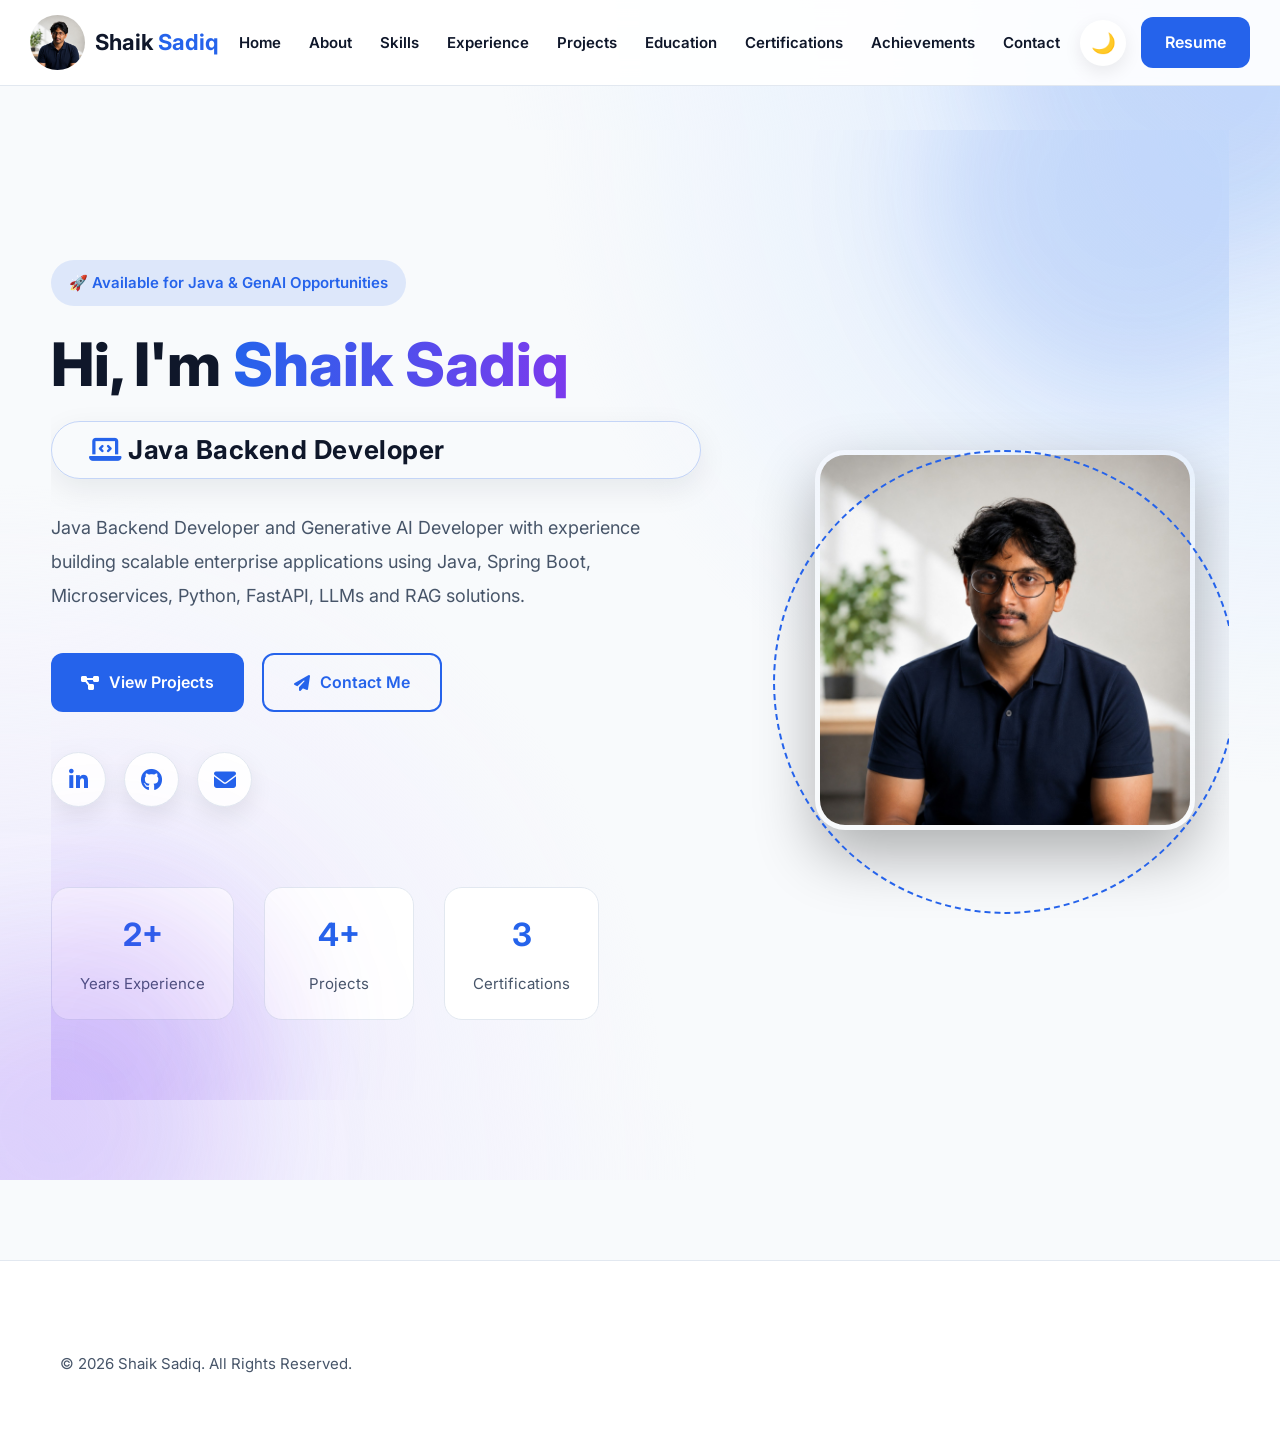
<file: index.html>
<!DOCTYPE html>
<html lang="en">
<head>
<meta charset="UTF-8">
<meta name="viewport" content="width=device-width, initial-scale=1.0">
<meta name="theme-color" content="#020617">
<title>Shaik Sadiq | Portfolio</title>
<link rel="icon" type="image/svg+xml" href="assets/images/dev-favicon.svg">
<link rel="apple-touch-icon" href="assets/images/dev-favicon.svg">

<link rel="stylesheet" href="assets/css/style.css?v=20260802">
<link rel="stylesheet" href="assets/css/dark-theme.css?v=20260802">
<link rel="stylesheet" href="assets/css/light-theme.css?v=20260802">
<link rel="stylesheet" href="assets/css/navbar.css?v=20260802">
<link rel="stylesheet" href="assets/css/hero.css?v=20260803">
<link rel="stylesheet" href="assets/css/buttons.css?v=20260802">
<link rel="stylesheet" href="assets/css/cards.css?v=20260802">
<link rel="stylesheet" href="assets/css/footer.css?v=20260802">
<link rel="stylesheet" href="assets/css/animations.css?v=20260802">
<link rel="stylesheet" href="assets/css/responsive.css?v=20260802">

<link rel="preconnect" href="https://fonts.googleapis.com">
<link rel="preconnect" href="https://fonts.gstatic.com" crossorigin>
<link href="https://fonts.googleapis.com/css2?family=Inter:wght@300;400;600;700;800&display=swap" rel="stylesheet">
<link rel="stylesheet"
href="https://cdnjs.cloudflare.com/ajax/libs/font-awesome/6.7.2/css/all.min.css">
<link rel="stylesheet" href="https://cdnjs.cloudflare.com/ajax/libs/font-awesome/6.7.2/css/all.min.css">
</head>

<body class="dark-theme">

<header>
<div class="nav-container">

<a href="index.html" class="logo">
<img src="assets/images/profile.png" alt="Shaik Sadiq">
<h2>Shaik <span>Sadiq</span></h2>
</a>

<ul class="nav-menu">
<li><a class="active" href="index.html">Home</a></li>
<li><a href="about.html">About</a></li>
<li><a href="skills.html">Skills</a></li>
<li><a href="experience.html">Experience</a></li>
<li><a href="projects.html">Projects</a></li>
<li><a href="education.html">Education</a></li>
<li><a href="certifications.html">Certifications</a></li>
<li><a href="achievements.html">Achievements</a></li>
<li><a href="contact.html">Contact</a></li>
</ul>

<div class="nav-right">
<button class="theme-toggle" aria-label="Toggle Theme">☀️</button>
<a href="resume/Shaik_Sadiq_Resume.pdf" class="resume-btn">Resume</a>
<div class="menu-toggle"><i class="fa-solid fa-bars"></i></div>
</div>

</div>
</header>

<main>

<section class="hero">
<div class="container hero">

<div class="hero-content reveal fade-left">

<span class="hero-tag">🚀 Available for Java & GenAI Opportunities</span>

<h1>Hi, I'm <span>Shaik Sadiq</span></h1>

<div class="role-badge">
    <div class="role-track">

        <div class="role-item">
            <i class="fa-solid fa-laptop-code"></i>
            Java Backend Developer
        </div>

        <div class="role-item">
            <i class="fa-solid fa-robot"></i>
            Generative AI Developer
        </div>

        <div class="role-item">
            <i class="fa-brands fa-java"></i>
            Spring Boot Developer
        </div>

        <div class="role-item">
            <i class="fa-solid fa-diagram-project"></i>
            Microservices Developer
        </div>

        <div class="role-item">
            <i class="fa-solid fa-bolt"></i>
            FastAPI Developer
        </div>

        <div class="role-item">
            <i class="fa-solid fa-brain"></i>
            LLM Engineer
        </div>

        <div class="role-item">
            <i class="fa-solid fa-database"></i>
            RAG Developer
        </div>

        <div class="role-item">
            <i class="fa-solid fa-wand-magic-sparkles"></i>
            Prompt Engineer
        </div>

        <div class="role-item">
            <i class="fa-solid fa-cloud"></i>
            Cloud Enthusiast
        </div>

    </div>
</div>

<p>
Java Backend Developer and Generative AI Developer with experience
building scalable enterprise applications using Java, Spring Boot,
Microservices, Python, FastAPI, LLMs and RAG solutions.
</p>

<div class="button-group hero-buttons">
<a href="projects.html" class="btn btn-primary">
<i class="fa-solid fa-diagram-project"></i> View Projects
</a>

<a href="contact.html" class="btn btn-outline">
<i class="fa-solid fa-paper-plane"></i> Contact Me
</a>
</div>

<div class="hero-social">

<a href="https://www.linkedin.com/in/sadiqshaik123/">
<i class="fa-brands fa-linkedin-in"></i>
</a>

<a href="https://github.com/sadiqshaik123">
<i class="fa-brands fa-github"></i>
</a>

<a href="mailto:sadiqmaqbul@gmail.com">
<i class="fa-solid fa-envelope"></i>
</a>

</div>

<div class="hero-stats">

    <div class="stat-box">
    <h3><span class="counter" data-target="2">0</span>+</h3>
    <p>Years Experience</p>
    </div>

    <div class="stat-box">
    <h3><span class="counter" data-target="4">0</span>+</h3>
    <p>Projects</p>
    </div>

    <div class="stat-box">
    <h3><span class="counter" data-target="3">0</span></h3>
    <p>Certifications</p>
    </div>
    </div>

</div>

<div class="hero-image reveal fade-right">
<img src="assets/images/profile.png" alt="Shaik Sadiq">
</div>

</div>
</section>

</main>

<footer>
<div class="footer-container">
<div class="footer-bottom">
<p>© <span id="year"></span> Shaik Sadiq. All Rights Reserved.</p>
</div>
</div>
</footer>

<script src="assets/js/theme.js?v=20260802"></script>
<script src="assets/js/navbar.js?v=20260802"></script>
<script src="assets/js/typing.js?v=20260802"></script>
<script src="assets/js/animations.js?v=20260802"></script>
<script src="assets/js/script.js?v=20260804"></script>
<script>
document.addEventListener('DOMContentLoaded', () => {
    document.querySelectorAll('.stat-box').forEach((stat) => {
        const primary = getComputedStyle(document.documentElement).getPropertyValue('--primary').trim() || '#2563EB';
        const setState = (active) => {
            stat.classList.toggle('is-hovered', active);
            stat.style.transform = active ? 'translateY(-8px) scale(1.01)' : '';
            stat.style.boxShadow = active ? '0 18px 40px rgba(37,99,235,0.16)' : '';
            stat.style.borderColor = active ? primary : '';
            stat.style.backgroundColor = active ? 'rgba(37,99,235,0.08)' : '';
        };
        stat.addEventListener('mouseenter', () => setState(true));
        stat.addEventListener('mouseleave', () => setState(false));
        stat.addEventListener('focusin', () => setState(true));
        stat.addEventListener('focusout', () => setState(false));
    });
});
</script>
<style>
.stat-box:hover,
.stat-box.is-hovered {
    transform: translateY(-8px) scale(1.01) !important;
    box-shadow: 0 18px 40px rgba(37,99,235,0.16) !important;
    border-color: #2563EB !important;
    background: rgba(37,99,235,0.08) !important;
}
.stat-box:hover h3,
.stat-box.is-hovered h3 {
    color: #2563EB !important;
}
.stat-box:hover p,
.stat-box.is-hovered p {
    color: #475569 !important;
}
</style>

</body>
</html>
</file>
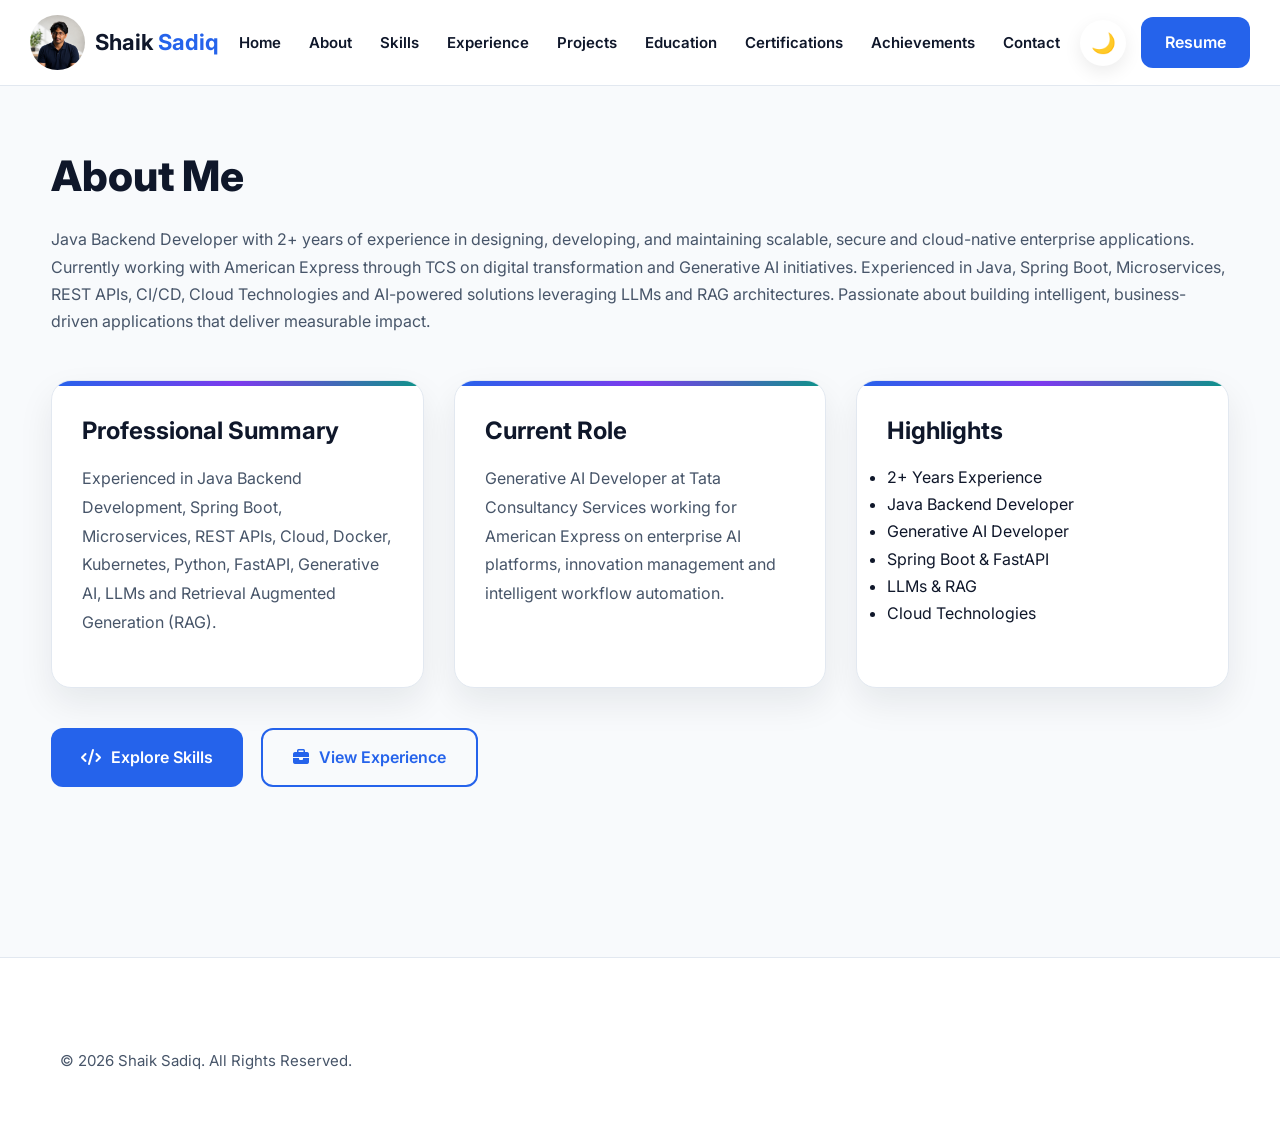
<file: about.html>
<!DOCTYPE html>
<html lang="en">
<head>
<meta charset="UTF-8">
<meta name="viewport" content="width=device-width, initial-scale=1.0">
<title>About | Shaik Sadiq</title>
<link rel="icon" type="image/svg+xml" href="assets/images/dev-favicon.svg">
<link rel="apple-touch-icon" href="assets/images/dev-favicon.svg">

<link rel="stylesheet" href="assets/css/style.css">
<link rel="stylesheet" href="assets/css/dark-theme.css">
<link rel="stylesheet" href="assets/css/light-theme.css">
<link rel="stylesheet" href="assets/css/navbar.css">
<link rel="stylesheet" href="assets/css/cards.css">
<link rel="stylesheet" href="assets/css/buttons.css">
<link rel="stylesheet" href="assets/css/footer.css">
<link rel="stylesheet" href="assets/css/animations.css">
<link rel="stylesheet" href="assets/css/responsive.css">

<link rel="stylesheet" href="https://cdnjs.cloudflare.com/ajax/libs/font-awesome/6.7.2/css/all.min.css">
</head>

<body class="dark-theme">

<header>
<div class="nav-container">

<a href="index.html" class="logo">
<img src="assets/images/profile.png" alt="Shaik Sadiq">
<h2>Shaik <span>Sadiq</span></h2>
</a>

<ul class="nav-menu">
<li><a href="index.html">Home</a></li>
<li><a href="about.html" class="active">About</a></li>
<li><a href="skills.html">Skills</a></li>
<li><a href="experience.html">Experience</a></li>
<li><a href="projects.html">Projects</a></li>
<li><a href="education.html">Education</a></li>
<li><a href="certifications.html">Certifications</a></li>
<li><a href="achievements.html">Achievements</a></li>
<li><a href="contact.html">Contact</a></li>
</ul>

<div class="nav-right">
<button class="theme-toggle">☀️</button>
<a class="resume-btn" href="resume/Shaik_Sadiq_Resume.pdf">Resume</a>
<div class="menu-toggle"><i class="fa-solid fa-bars"></i></div>
</div>

</div>
</header>

<section style="padding-top:140px;">
<div class="container">

<h1 class="section-title reveal">About Me</h1>
<p class="section-subtitle reveal">
Java Backend Developer with 2+ years of experience in designing, developing,
and maintaining scalable, secure and cloud-native enterprise applications.
Currently working with American Express through TCS on digital transformation
and Generative AI initiatives. Experienced in Java, Spring Boot,
Microservices, REST APIs, CI/CD, Cloud Technologies and AI-powered
solutions leveraging LLMs and RAG architectures. Passionate about building
intelligent, business-driven applications that deliver measurable impact.
</p>

<div class="cards-grid">

<div class="card reveal">
<h2 class="card-title">Professional Summary</h2>
<p class="card-description">
Experienced in Java Backend Development, Spring Boot,
Microservices, REST APIs, Cloud, Docker, Kubernetes,
Python, FastAPI, Generative AI, LLMs and Retrieval
Augmented Generation (RAG).
</p>
</div>

<div class="card reveal">
<h2 class="card-title">Current Role</h2>
<p class="card-description">
Generative AI Developer at Tata Consultancy Services
working for American Express on enterprise AI platforms,
innovation management and intelligent workflow automation.
</p>
</div>

<div class="card reveal">
<h2 class="card-title">Highlights</h2>
<ul>
<li>2+ Years Experience</li>
<li>Java Backend Developer</li>
<li>Generative AI Developer</li>
<li>Spring Boot & FastAPI</li>
<li>LLMs & RAG</li>
<li>Cloud Technologies</li>
</ul>
</div>

</div>

<div class="button-group" style="margin-top:40px;">
<a href="skills.html" class="btn btn-primary">
<i class="fa-solid fa-code"></i> Explore Skills
</a>

<a href="experience.html" class="btn btn-outline">
<i class="fa-solid fa-briefcase"></i> View Experience
</a>
</div>

</div>
</section>

<footer>
<div class="footer-container">
<div class="footer-bottom">
<p>© <span id="year"></span> Shaik Sadiq. All Rights Reserved.</p>
</div>
</div>
</footer>

<script src="assets/js/theme.js"></script>
<script src="assets/js/navbar.js"></script>
<script src="assets/js/animations.js"></script>
<script src="assets/js/script.js"></script>

</body>
</html>
</file>
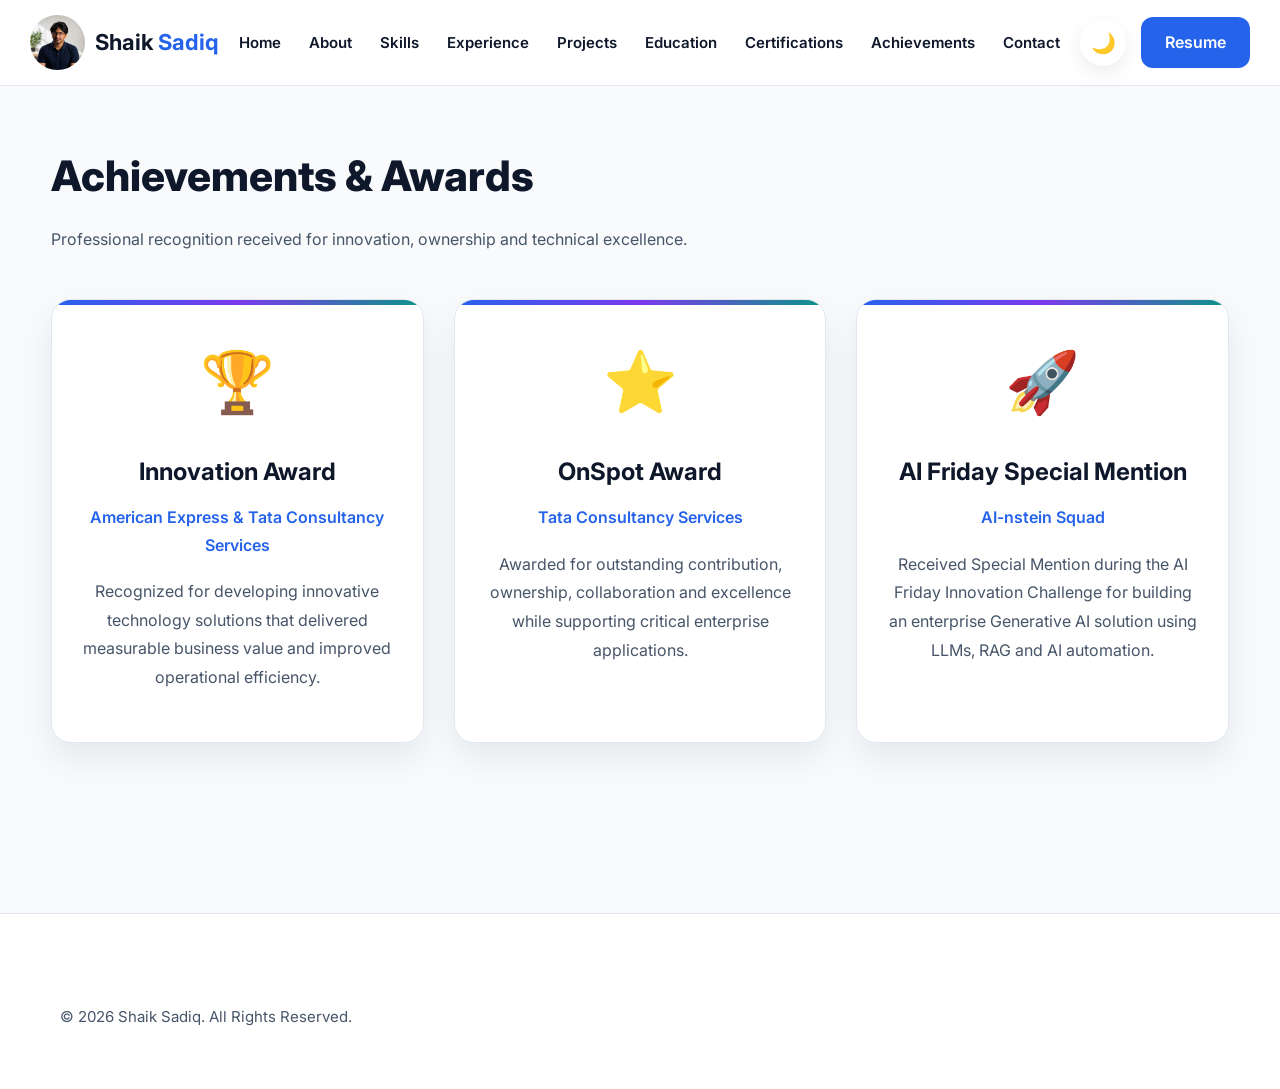
<file: achievements.html>
<!DOCTYPE html>
<html lang="en">
<head>
<meta charset="UTF-8">
<meta name="viewport" content="width=device-width, initial-scale=1.0">
<title>Achievements | Shaik Sadiq</title>
<link rel="icon" type="image/svg+xml" href="assets/images/dev-favicon.svg">
<link rel="apple-touch-icon" href="assets/images/dev-favicon.svg">

<link rel="stylesheet" href="assets/css/style.css">
<link rel="stylesheet" href="assets/css/dark-theme.css">
<link rel="stylesheet" href="assets/css/light-theme.css">
<link rel="stylesheet" href="assets/css/navbar.css">
<link rel="stylesheet" href="assets/css/cards.css">
<link rel="stylesheet" href="assets/css/buttons.css">
<link rel="stylesheet" href="assets/css/footer.css">
<link rel="stylesheet" href="assets/css/animations.css">
<link rel="stylesheet" href="assets/css/responsive.css">
<link rel="stylesheet" href="https://cdnjs.cloudflare.com/ajax/libs/font-awesome/6.7.2/css/all.min.css">
</head>
<body class="dark-theme">

<header>
<div class="nav-container">
<a href="index.html" class="logo">
<img src="assets/images/profile.png" alt="Shaik Sadiq">
<h2>Shaik <span>Sadiq</span></h2>
</a>

<ul class="nav-menu">
<li><a href="index.html">Home</a></li>
<li><a href="about.html">About</a></li>
<li><a href="skills.html">Skills</a></li>
<li><a href="experience.html">Experience</a></li>
<li><a href="projects.html">Projects</a></li>
<li><a href="education.html">Education</a></li>
<li><a href="certifications.html">Certifications</a></li>
<li><a href="achievements.html" class="active">Achievements</a></li>
<li><a href="contact.html">Contact</a></li>
</ul>

<div class="nav-right">
<button class="theme-toggle">☀️</button>
<a href="resume/Shaik_Sadiq_Resume.pdf" class="resume-btn">Resume</a>
<div class="menu-toggle"><i class="fa-solid fa-bars"></i></div>
</div>
</div>
</header>

<section style="padding-top:140px">
<div class="container">

<h1 class="section-title reveal">Achievements & Awards</h1>
<p class="section-subtitle reveal">
Professional recognition received for innovation, ownership and technical excellence.
</p>

<div class="cards-grid">

<div class="card achievement-card reveal">
<div class="award">🏆</div>
<h2 class="card-title">Innovation Award</h2>
<p class="card-subtitle">American Express & Tata Consultancy Services</p>
<p class="card-description">
Recognized for developing innovative technology solutions that delivered measurable business value and improved operational efficiency.
</p>
</div>

<div class="card achievement-card reveal">
<div class="award">⭐</div>
<h2 class="card-title">OnSpot Award</h2>
<p class="card-subtitle">Tata Consultancy Services</p>
<p class="card-description">
Awarded for outstanding contribution, ownership, collaboration and excellence while supporting critical enterprise applications.
</p>
</div>

<div class="card achievement-card reveal">
<div class="award">🚀</div>
<h2 class="card-title">AI Friday Special Mention</h2>
<p class="card-subtitle">AI-nstein Squad</p>
<p class="card-description">
Received Special Mention during the AI Friday Innovation Challenge for building an enterprise Generative AI solution using LLMs, RAG and AI automation.
</p>
</div>

</div>

</div>
</section>

<footer>
<div class="footer-container">
<div class="footer-bottom">
<p>© <span id="year"></span> Shaik Sadiq. All Rights Reserved.</p>
</div>
</div>
</footer>

<script src="assets/js/theme.js"></script>
<script src="assets/js/navbar.js"></script>
<script src="assets/js/animations.js"></script>
<script src="assets/js/script.js"></script>

</body>
</html>
</file>
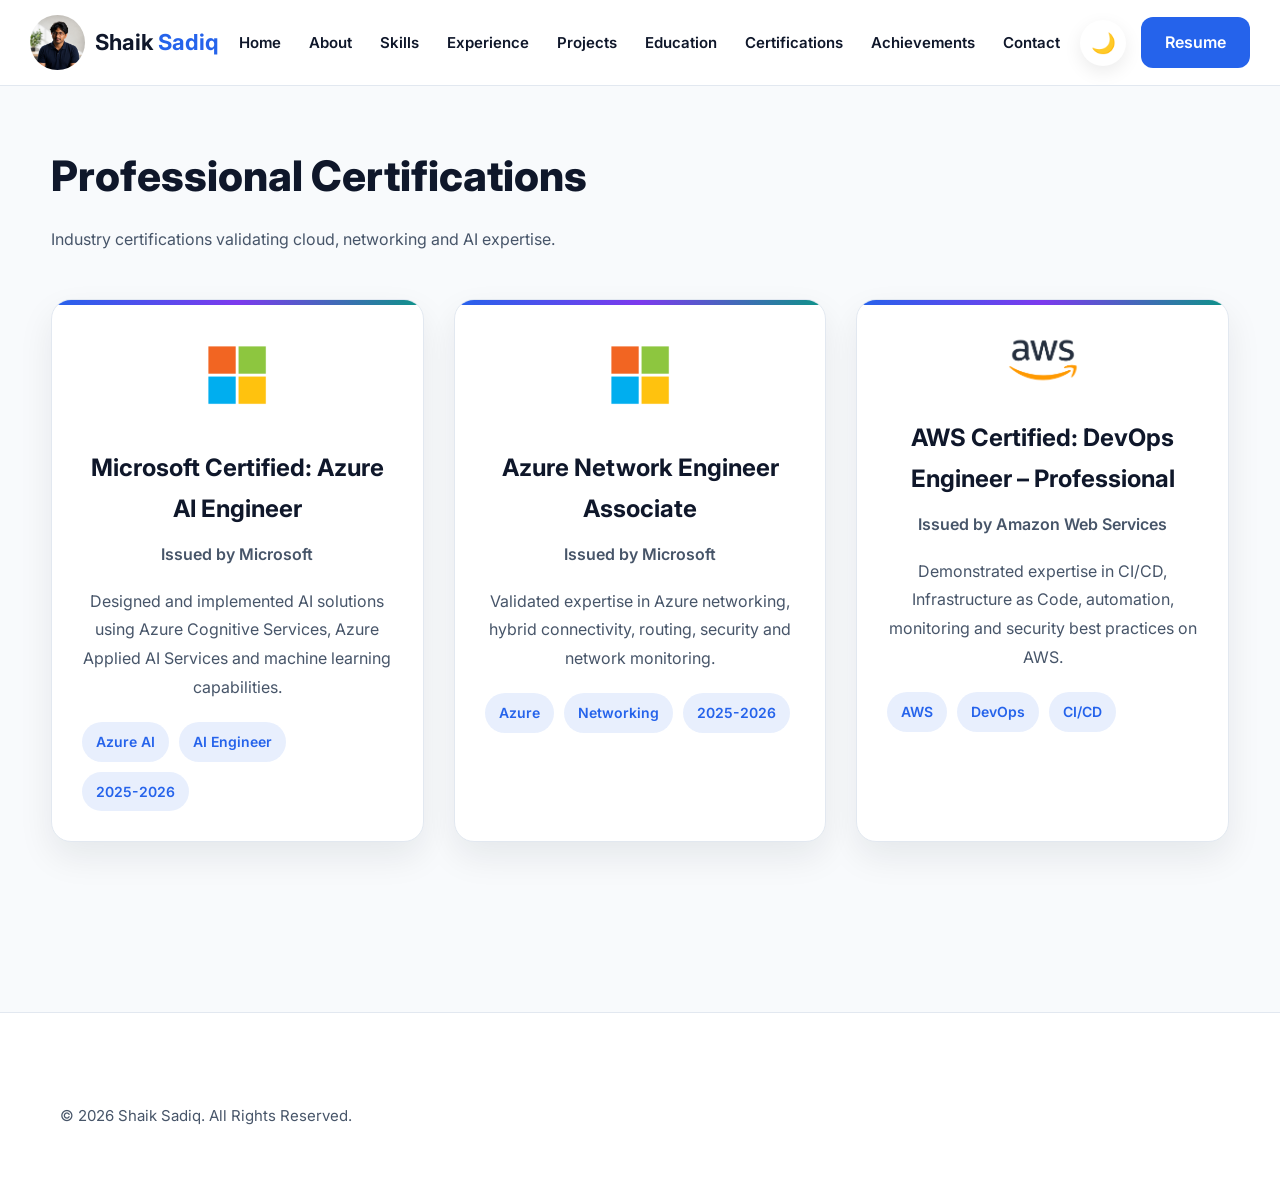
<file: certifications.html>
<!DOCTYPE html>
<html lang="en">
<head>
<meta charset="UTF-8">
<meta name="viewport" content="width=device-width, initial-scale=1.0">
<title>Certifications | Shaik Sadiq</title>
<link rel="icon" type="image/svg+xml" href="assets/images/dev-favicon.svg">
<link rel="apple-touch-icon" href="assets/images/dev-favicon.svg">

<link rel="stylesheet" href="assets/css/style.css">
<link rel="stylesheet" href="assets/css/dark-theme.css">
<link rel="stylesheet" href="assets/css/light-theme.css">
<link rel="stylesheet" href="assets/css/navbar.css">
<link rel="stylesheet" href="assets/css/cards.css">
<link rel="stylesheet" href="assets/css/buttons.css">
<link rel="stylesheet" href="assets/css/footer.css">
<link rel="stylesheet" href="assets/css/animations.css">
<link rel="stylesheet" href="assets/css/responsive.css">
<link rel="stylesheet" href="https://cdnjs.cloudflare.com/ajax/libs/font-awesome/6.7.2/css/all.min.css">
</head>
<body class="dark-theme">

<header>
<div class="nav-container">
<a href="index.html" class="logo">
<img src="assets/images/profile.png" alt="Shaik Sadiq">
<h2>Shaik <span>Sadiq</span></h2>
</a>

<ul class="nav-menu">
<li><a href="index.html">Home</a></li>
<li><a href="about.html">About</a></li>
<li><a href="skills.html">Skills</a></li>
<li><a href="experience.html">Experience</a></li>
<li><a href="projects.html">Projects</a></li>
<li><a href="education.html">Education</a></li>
<li><a href="certifications.html" class="active">Certifications</a></li>
<li><a href="achievements.html">Achievements</a></li>
<li><a href="contact.html">Contact</a></li>
</ul>

<div class="nav-right">
<button class="theme-toggle">☀️</button>
<a class="resume-btn" href="resume/Shaik_Sadiq_Resume.pdf">Resume</a>
<div class="menu-toggle"><i class="fa-solid fa-bars"></i></div>
</div>
</div>
</header>

<section style="padding-top:140px">
<div class="container">
<h1 class="section-title reveal">Professional Certifications</h1>
<p class="section-subtitle reveal">Industry certifications validating cloud, networking and AI expertise.</p>

<div class="cards-grid">

<div class="card certificate-card reveal">
<img src="assets/logos/microsoft.png" alt="Microsoft">
<h2 class="card-title">Microsoft Certified: Azure AI Engineer</h2>
<p class="card-subtitle">Issued by Microsoft</p>
<p class="card-description">
Designed and implemented AI solutions using Azure Cognitive Services,
Azure Applied AI Services and machine learning capabilities.
</p>
<div class="tech-stack">
<span>Azure AI</span><span>AI Engineer</span><span>2025-2026</span>
</div>
</div>

<div class="card certificate-card reveal">
<img src="assets/logos/microsoft.png" alt="Microsoft">
<h2 class="card-title">Azure Network Engineer Associate</h2>
<p class="card-subtitle">Issued by Microsoft</p>
<p class="card-description">
Validated expertise in Azure networking, hybrid connectivity,
routing, security and network monitoring.
</p>
<div class="tech-stack">
<span>Azure</span><span>Networking</span><span>2025-2026</span>
</div>
</div>

<div class="card certificate-card reveal">
<img src="assets/logos/aws.png" alt="AWS">
<h2 class="card-title">AWS Certified: DevOps Engineer – Professional</h2>
<p class="card-subtitle">Issued by Amazon Web Services</p>
<p class="card-description">
Demonstrated expertise in CI/CD, Infrastructure as Code,
automation, monitoring and security best practices on AWS.
</p>
<div class="tech-stack">
<span>AWS</span><span>DevOps</span><span>CI/CD</span>
</div>
</div>

</div>
</div>
</section>

<footer>
<div class="footer-container">
<div class="footer-bottom">
<p>© <span id="year"></span> Shaik Sadiq. All Rights Reserved.</p>
</div>
</div>
</footer>

<script src="assets/js/theme.js"></script>
<script src="assets/js/navbar.js"></script>
<script src="assets/js/animations.js"></script>
<script src="assets/js/script.js"></script>

</body>
</html>
</file>
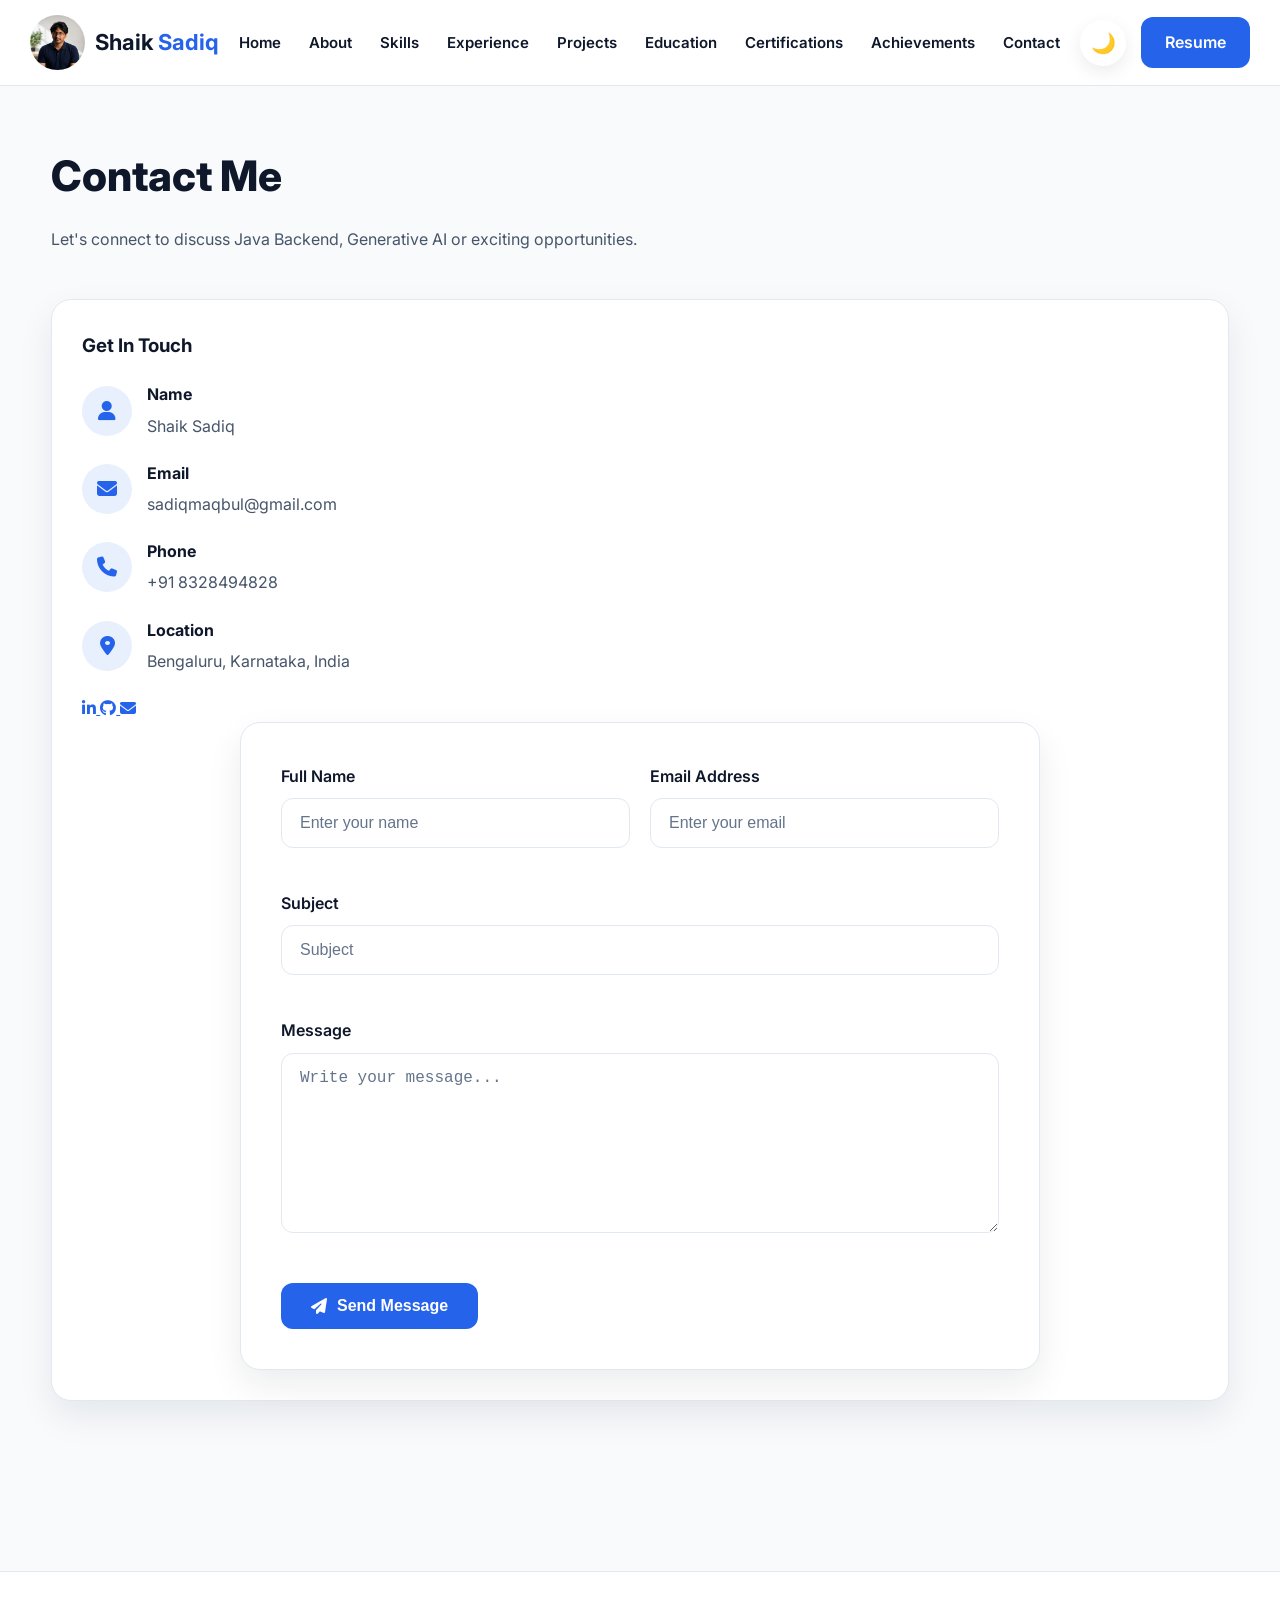
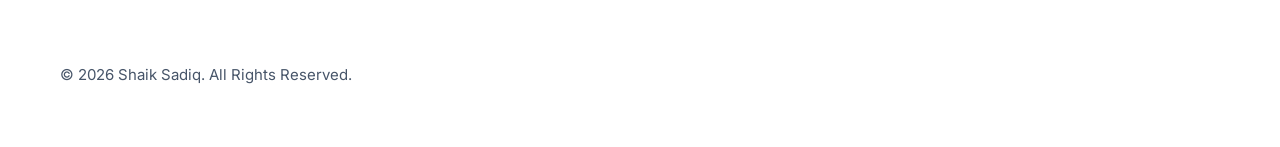
<file: contact.html>
<!DOCTYPE html>
<html lang="en">
<head>
<meta charset="UTF-8">
<meta name="viewport" content="width=device-width, initial-scale=1.0">
<title>Contact | Shaik Sadiq</title>
<link rel="icon" type="image/svg+xml" href="assets/images/dev-favicon.svg">
<link rel="apple-touch-icon" href="assets/images/dev-favicon.svg">

<link rel="stylesheet" href="assets/css/style.css">
<link rel="stylesheet" href="assets/css/dark-theme.css">
<link rel="stylesheet" href="assets/css/light-theme.css">
<link rel="stylesheet" href="assets/css/navbar.css">
<link rel="stylesheet" href="assets/css/forms.css">
<link rel="stylesheet" href="assets/css/buttons.css">
<link rel="stylesheet" href="assets/css/footer.css">
<link rel="stylesheet" href="assets/css/animations.css">
<link rel="stylesheet" href="assets/css/responsive.css">
<link rel="stylesheet" href="https://cdnjs.cloudflare.com/ajax/libs/font-awesome/6.7.2/css/all.min.css">
</head>
<body class="dark-theme">

<header>
<div class="nav-container">
<a href="index.html" class="logo">
<img src="assets/images/profile.png" alt="Shaik Sadiq">
<h2>Shaik <span>Sadiq</span></h2>
</a>

<ul class="nav-menu">
<li><a href="index.html">Home</a></li>
<li><a href="about.html">About</a></li>
<li><a href="skills.html">Skills</a></li>
<li><a href="experience.html">Experience</a></li>
<li><a href="projects.html">Projects</a></li>
<li><a href="education.html">Education</a></li>
<li><a href="certifications.html">Certifications</a></li>
<li><a href="achievements.html">Achievements</a></li>
<li><a href="contact.html" class="active">Contact</a></li>
</ul>

<div class="nav-right">
<button class="theme-toggle">☀️</button>
<a class="resume-btn" href="resume/Shaik_Sadiq_Resume.pdf">Resume</a>
<div class="menu-toggle"><i class="fa-solid fa-bars"></i></div>
</div>
</div>
</header>

<section style="padding-top:140px;">
<div class="container">

<h1 class="section-title reveal">Contact Me</h1>
<p class="section-subtitle reveal">
Let's connect to discuss Java Backend, Generative AI or exciting opportunities.
</p>

<div class="cards-grid">

<div class="contact-card reveal">

<h3>Get In Touch</h3>

<div class="contact-item">
<i class="fa-solid fa-user"></i>
<div>
<h4>Name</h4>
<p>Shaik Sadiq</p>
</div>
</div>

<div class="contact-item">
<i class="fa-solid fa-envelope"></i>
<div>
<h4>Email</h4>
<p>sadiqmaqbul@gmail.com</p>
</div>
</div>

<div class="contact-item">
<i class="fa-solid fa-phone"></i>
<div>
<h4>Phone</h4>
<p>+91 8328494828</p>
</div>
</div>

<div class="contact-item">
<i class="fa-solid fa-location-dot"></i>
<div>
<h4>Location</h4>
<p>Bengaluru, Karnataka, India</p>
</div>
</div>

<div class="hero-social">

<a href="https://www.linkedin.com/in/sadiqshaik123/">
<i class="fa-brands fa-linkedin-in"></i>
</a>

<a href="https://github.com/sadiqshaik123">
<i class="fa-brands fa-github"></i>
</a>

<a href="mailto:sadiqmaqbul@gmail.com">
<i class="fa-solid fa-envelope"></i>
</a>


</div>

<div class="form-container reveal">

<form class="contact-form">

<div class="form-row">
<div>
<label>Full Name</label>
<input type="text" placeholder="Enter your name">
</div>

<div>
<label>Email Address</label>
<input type="email" placeholder="Enter your email">
</div>
</div>

<div>
<label>Subject</label>
<input type="text" placeholder="Subject">
</div>

<div>
<label>Message</label>
<textarea placeholder="Write your message..."></textarea>
</div>

<button class="btn btn-primary" type="submit">
<i class="fa-solid fa-paper-plane"></i>
Send Message
</button>

</form>

</div>

</div>

</div>
</section>

<footer>
<div class="footer-container">
<div class="footer-bottom">
<p>© <span id="year"></span> Shaik Sadiq. All Rights Reserved.</p>
</div>
</div>
</footer>

<script src="assets/js/theme.js"></script>
<script src="assets/js/navbar.js"></script>
<script src="assets/js/animations.js"></script>
<script src="assets/js/script.js"></script>
</body>
</html>
</file>
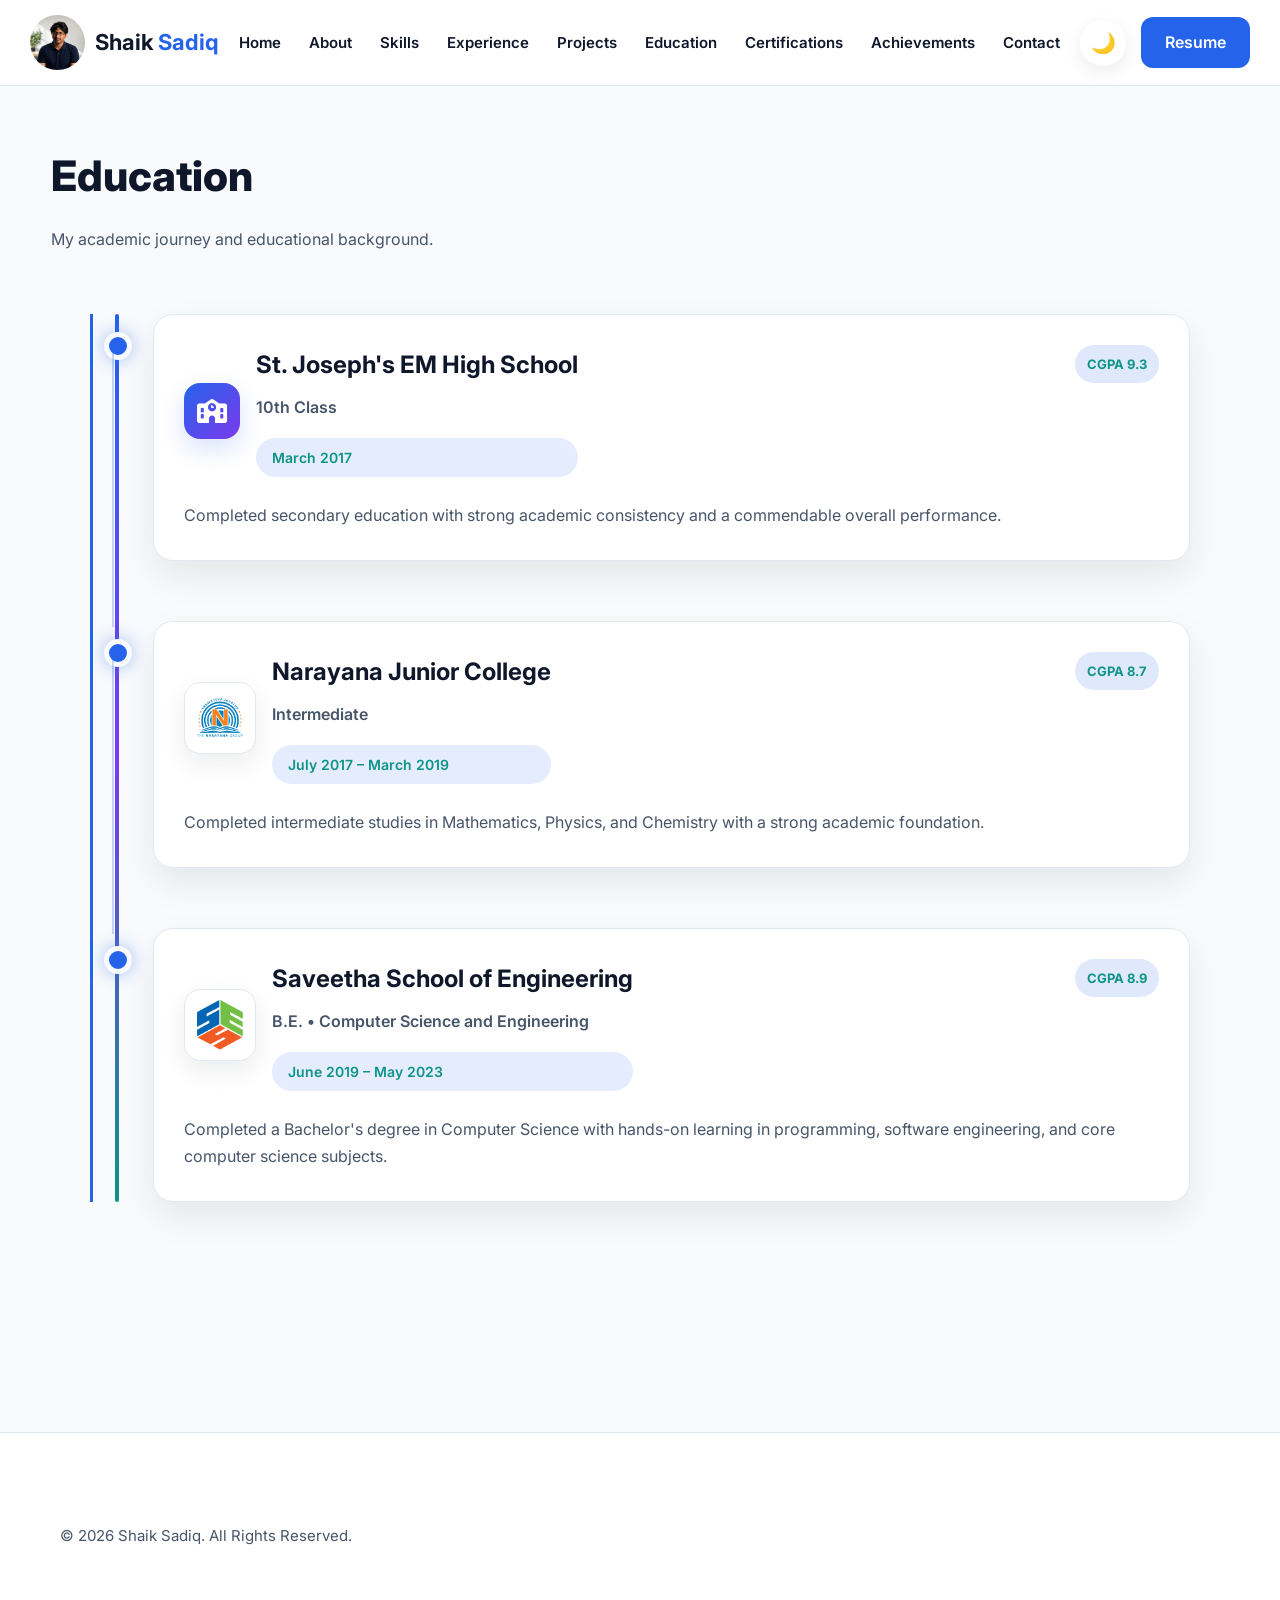
<file: education.html>
<!DOCTYPE html>
<html lang="en">
<head>
<meta charset="UTF-8">
<meta name="viewport" content="width=device-width, initial-scale=1.0">
<title>Education | Shaik Sadiq</title>
<link rel="icon" type="image/svg+xml" href="assets/images/dev-favicon.svg">
<link rel="apple-touch-icon" href="assets/images/dev-favicon.svg">

<link rel="stylesheet" href="assets/css/style.css">
<link rel="stylesheet" href="assets/css/dark-theme.css">
<link rel="stylesheet" href="assets/css/light-theme.css">
<link rel="stylesheet" href="assets/css/navbar.css">
<link rel="stylesheet" href="assets/css/cards.css">
<link rel="stylesheet" href="assets/css/timeline.css">
<link rel="stylesheet" href="assets/css/footer.css">
<link rel="stylesheet" href="assets/css/buttons.css">
<link rel="stylesheet" href="assets/css/animations.css">
<link rel="stylesheet" href="assets/css/responsive.css">
<link rel="stylesheet" href="https://cdnjs.cloudflare.com/ajax/libs/font-awesome/6.7.2/css/all.min.css">
</head>
<body class="dark-theme">

<header>
<div class="nav-container">
<a href="index.html" class="logo">
<img src="assets/images/profile.png" alt="Shaik Sadiq">
<h2>Shaik <span>Sadiq</span></h2>
</a>

<ul class="nav-menu">
<li><a href="index.html">Home</a></li>
<li><a href="about.html">About</a></li>
<li><a href="skills.html">Skills</a></li>
<li><a href="experience.html">Experience</a></li>
<li><a href="projects.html">Projects</a></li>
<li><a href="education.html" class="active">Education</a></li>
<li><a href="certifications.html">Certifications</a></li>
<li><a href="achievements.html">Achievements</a></li>
<li><a href="contact.html">Contact</a></li>
</ul>

<div class="nav-right">
<button class="theme-toggle">☀️</button>
<a href="resume/Shaik_Sadiq_Resume.pdf" class="resume-btn">Resume</a>
<div class="menu-toggle"><i class="fa-solid fa-bars"></i></div>
</div>
</div>
</header>

<section style="padding-top:140px">
<div class="container">

<h1 class="section-title reveal">Education</h1>
<p class="section-subtitle reveal">
My academic journey and educational background.
</p>

<div class="timeline">

<div class="timeline-item reveal">

<div class="timeline-card">

<div class="timeline-header">

<div class="timeline-header-brand">
<div class="timeline-logo-badge"><i class="fa-solid fa-school"></i></div>
<div class="timeline-header-content">
<h2 class="timeline-title">St. Joseph's EM High School</h2>
<p class="timeline-role">10th Class</p>
<span class="timeline-date">March 2017</span>
</div>
</div>

<div class="timeline-badges">
<span class="timeline-stat timeline-stat--highlight">CGPA 9.3</span>
</div>

</div>

<div class="timeline-description">
<p>Completed secondary education with strong academic consistency and a commendable overall performance.</p>
</div>

</div>

</div>

<div class="timeline-item reveal">

<div class="timeline-card">

<div class="timeline-header">

<div class="timeline-header-brand">
<img src="assets/logos/narayana.png" class="timeline-logo" alt="Saveetha School of Engineering">
<div class="timeline-header-content">
<h2 class="timeline-title">Narayana Junior College</h2>
<p class="timeline-role">Intermediate</p>
<span class="timeline-date">July 2017 – March 2019</span>
</div>
</div>

<div class="timeline-badges">
<span class="timeline-stat timeline-stat--highlight">CGPA 8.7</span>
</div>

</div>

<div class="timeline-description">
<p>Completed intermediate studies in Mathematics, Physics, and Chemistry with a strong academic foundation.</p>
</div>

</div>

</div>

<div class="timeline-item reveal">

<div class="timeline-card">

<div class="timeline-header">

<div class="timeline-header-brand">
<img src="assets/logos/saveetha.png" class="timeline-logo" alt="Saveetha School of Engineering">
<div class="timeline-header-content">
<h2 class="timeline-title">Saveetha School of Engineering</h2>
<p class="timeline-role">B.E. • Computer Science and Engineering</p>
<span class="timeline-date">June 2019 – May 2023</span>
</div>
</div>

<div class="timeline-badges">
<span class="timeline-stat timeline-stat--highlight">CGPA 8.9</span>
</div>

</div>

<div class="timeline-description">
<p>Completed a Bachelor's degree in Computer Science with hands-on learning in programming, software engineering, and core computer science subjects.</p>
</div>

</div>

</div>

</div>

</section>

<footer>
<div class="footer-container">
<div class="footer-bottom">
<p>© <span id="year"></span> Shaik Sadiq. All Rights Reserved.</p>
</div>
</div>
</footer>

<script src="assets/js/theme.js"></script>
<script src="assets/js/navbar.js"></script>
<script src="assets/js/animations.js"></script>
<script src="assets/js/script.js"></script>

</body>
</html>
</file>
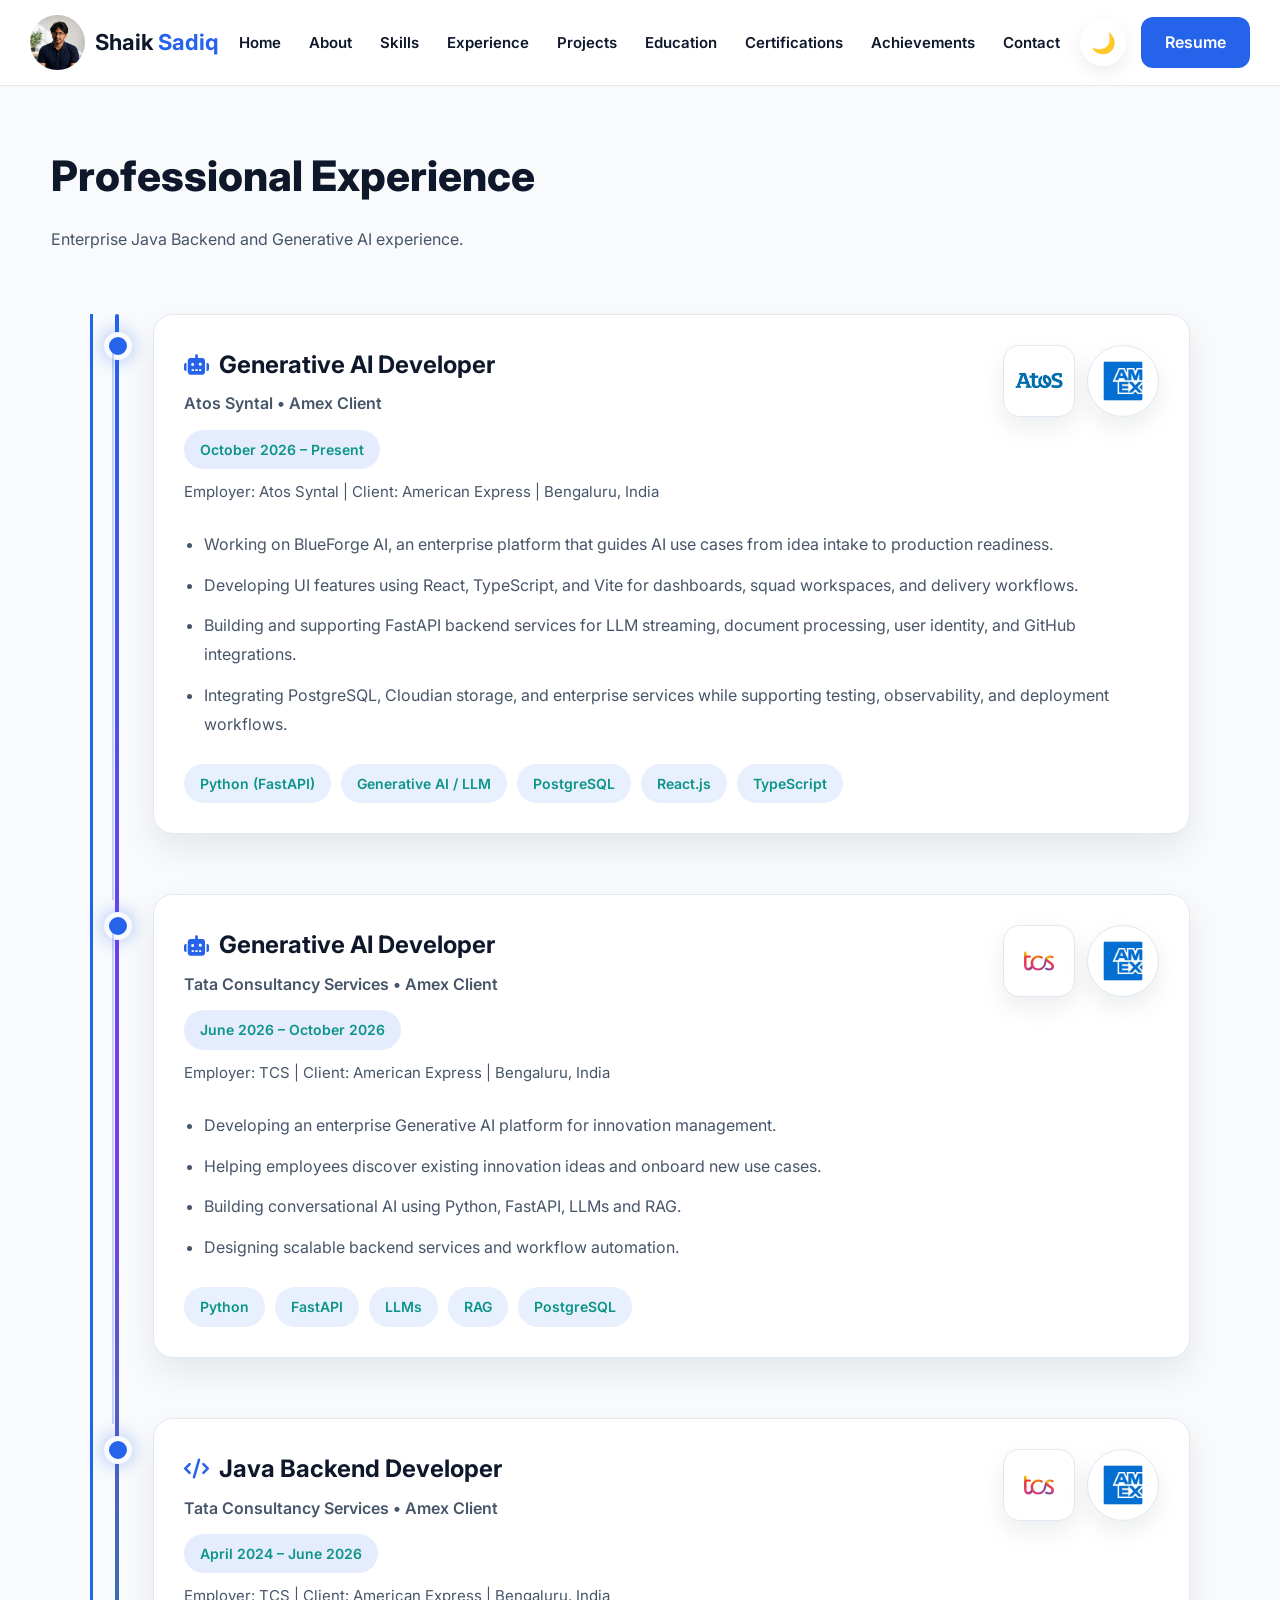
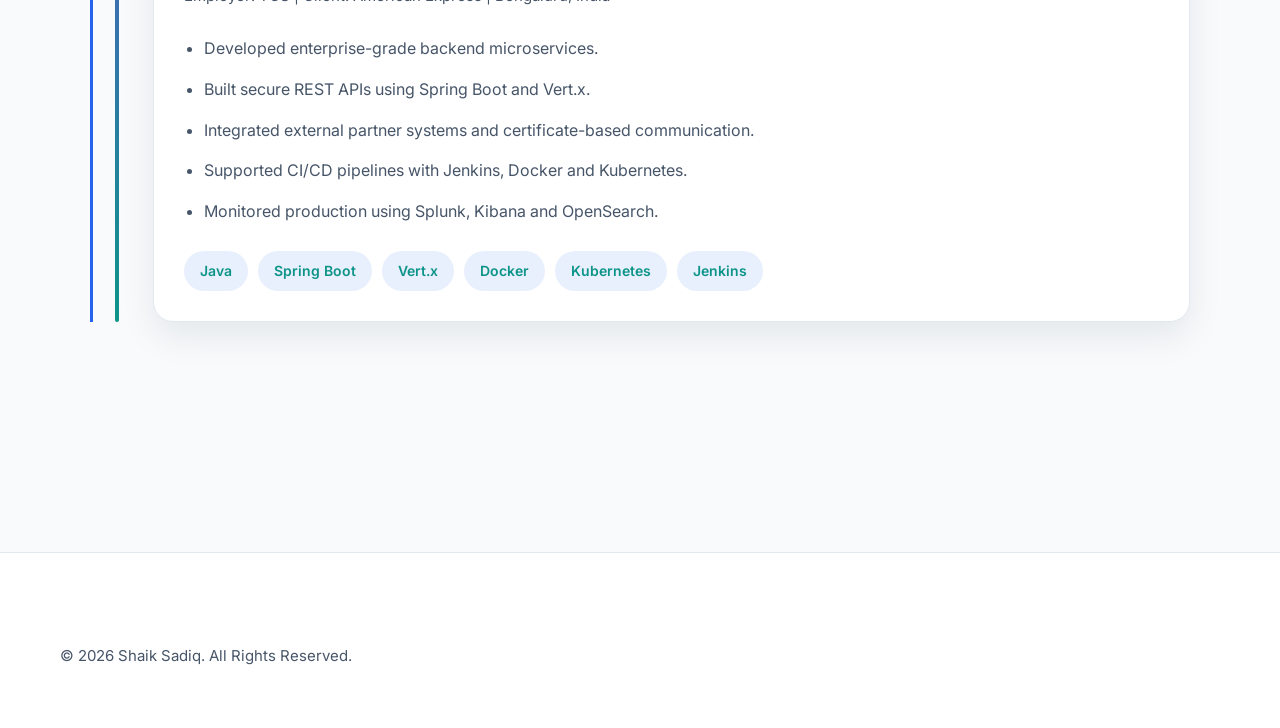
<file: experience.html>
<!DOCTYPE html>
<html lang="en">
<head>
<meta charset="UTF-8">
<meta name="viewport" content="width=device-width, initial-scale=1.0">
<title>Experience | Shaik Sadiq</title>
<link rel="icon" type="image/svg+xml" href="assets/images/dev-favicon.svg">
<link rel="apple-touch-icon" href="assets/images/dev-favicon.svg">

<link rel="stylesheet" href="assets/css/style.css">
<link rel="stylesheet" href="assets/css/dark-theme.css">
<link rel="stylesheet" href="assets/css/light-theme.css">
<link rel="stylesheet" href="assets/css/navbar.css">
<link rel="stylesheet" href="assets/css/timeline.css">
<link rel="stylesheet" href="assets/css/footer.css">
<link rel="stylesheet" href="assets/css/buttons.css">
<link rel="stylesheet" href="assets/css/animations.css">
<link rel="stylesheet" href="assets/css/responsive.css">
<link rel="stylesheet" href="https://cdnjs.cloudflare.com/ajax/libs/font-awesome/6.7.2/css/all.min.css">
</head>
<body class="dark-theme">

<header>
<div class="nav-container">
<a href="index.html" class="logo">
<img src="assets/images/profile.png" alt="Shaik Sadiq">
<h2>Shaik <span>Sadiq</span></h2>
</a>

<ul class="nav-menu">
<li><a href="index.html">Home</a></li>
<li><a href="about.html">About</a></li>
<li><a href="skills.html">Skills</a></li>
<li><a href="experience.html" class="active">Experience</a></li>
<li><a href="projects.html">Projects</a></li>
<li><a href="education.html">Education</a></li>
<li><a href="certifications.html">Certifications</a></li>
<li><a href="achievements.html">Achievements</a></li>
<li><a href="contact.html">Contact</a></li>
</ul>

<div class="nav-right">
<button class="theme-toggle">☀️</button>
<a href="resume/Shaik_Sadiq_Resume.pdf" class="resume-btn">Resume</a>
<div class="menu-toggle"><i class="fa-solid fa-bars"></i></div>
</div>
</div>
</header>

<section style="padding-top:140px">
<div class="container">

<h1 class="section-title reveal">Professional Experience</h1>
<p class="section-subtitle reveal">Enterprise Java Backend and Generative AI experience.</p>

<div class="timeline">

<div class="timeline-item reveal">
<div class="timeline-card">

<div class="timeline-header">
<div>
<h2 class="timeline-title"><i class="fa-solid fa-robot"></i> Generative AI Developer</h2>
<p class="timeline-role">Atos Syntal • Amex Client</p>
<span class="timeline-date">October 2026 – Present</span>
<p class="timeline-location">Employer: Atos Syntal | Client: American Express | Bengaluru, India</p>
</div>
<div class="timeline-logos">
<img src="assets/logos/atos.png" class="timeline-logo" alt="Atos">
<img src="assets/logos/amex.png" class="timeline-logo timeline-logo--client" alt="American Express">
</div>
</div>

<div class="timeline-description">
<ul>
<li>Working on BlueForge AI, an enterprise platform that guides AI use cases from idea intake to production readiness.</li>
<li>Developing UI features using React, TypeScript, and Vite for dashboards, squad workspaces, and delivery workflows.</li>
<li>Building and supporting FastAPI backend services for LLM streaming, document processing, user identity, and GitHub integrations.</li>
<li>Integrating PostgreSQL, Cloudian storage, and enterprise services while supporting testing, observability, and deployment workflows.</li>
</ul>
</div>

<div class="timeline-tech">
<span>Python (FastAPI)</span><span>Generative AI / LLM</span><span>PostgreSQL</span><span>React.js</span><span>TypeScript</span>
</div>

</div>
</div>

<div class="timeline-item reveal">
<div class="timeline-card">

<div class="timeline-header">
<div>
<h2 class="timeline-title"><i class="fa-solid fa-robot"></i> Generative AI Developer</h2>
<p class="timeline-role">Tata Consultancy Services • Amex Client</p>
<span class="timeline-date">June 2026 – October 2026</span>
<p class="timeline-location">Employer: TCS | Client: American Express | Bengaluru, India</p>
</div>
<div class="timeline-logos">
<img src="assets/logos/tcs.png" class="timeline-logo" alt="TCS">
<img src="assets/logos/amex.png" class="timeline-logo timeline-logo--client" alt="American Express">
</div>
</div>

<div class="timeline-description">
<ul>
<li>Developing an enterprise Generative AI platform for innovation management.</li>
<li>Helping employees discover existing innovation ideas and onboard new use cases.</li>
<li>Building conversational AI using Python, FastAPI, LLMs and RAG.</li>
<li>Designing scalable backend services and workflow automation.</li>
</ul>
</div>

<div class="timeline-tech">
<span>Python</span><span>FastAPI</span><span>LLMs</span><span>RAG</span><span>PostgreSQL</span>
</div>

</div>
</div>

<div class="timeline-item reveal">
<div class="timeline-card">

<div class="timeline-header">
<div>
<h2 class="timeline-title"><i class="fa-solid fa-code"></i> Java Backend Developer</h2>
<p class="timeline-role">Tata Consultancy Services • Amex Client</p>
<span class="timeline-date">April 2024 – June 2026</span>
<p class="timeline-location">Employer: TCS | Client: American Express | Bengaluru, India</p>
</div>
<div class="timeline-logos">
<img src="assets/logos/tcs.png" class="timeline-logo" alt="TCS">
<img src="assets/logos/amex.png" class="timeline-logo timeline-logo--client" alt="American Express">
</div>
</div>

<div class="timeline-description">
<ul>
<li>Developed enterprise-grade backend microservices.</li>
<li>Built secure REST APIs using Spring Boot and Vert.x.</li>
<li>Integrated external partner systems and certificate-based communication.</li>
<li>Supported CI/CD pipelines with Jenkins, Docker and Kubernetes.</li>
<li>Monitored production using Splunk, Kibana and OpenSearch.</li>
</ul>
</div>

<div class="timeline-tech">
<span>Java</span><span>Spring Boot</span><span>Vert.x</span><span>Docker</span><span>Kubernetes</span><span>Jenkins</span>
</div>

</div>
</div>

</div>

</div>
</section>

<footer>
<div class="footer-container">
<div class="footer-bottom">
<p>© <span id="year"></span> Shaik Sadiq. All Rights Reserved.</p>
</div>
</div>
</footer>

<script src="assets/js/theme.js"></script>
<script src="assets/js/navbar.js"></script>
<script src="assets/js/animations.js"></script>
<script src="assets/js/script.js"></script>
</body>
</html>
</file>
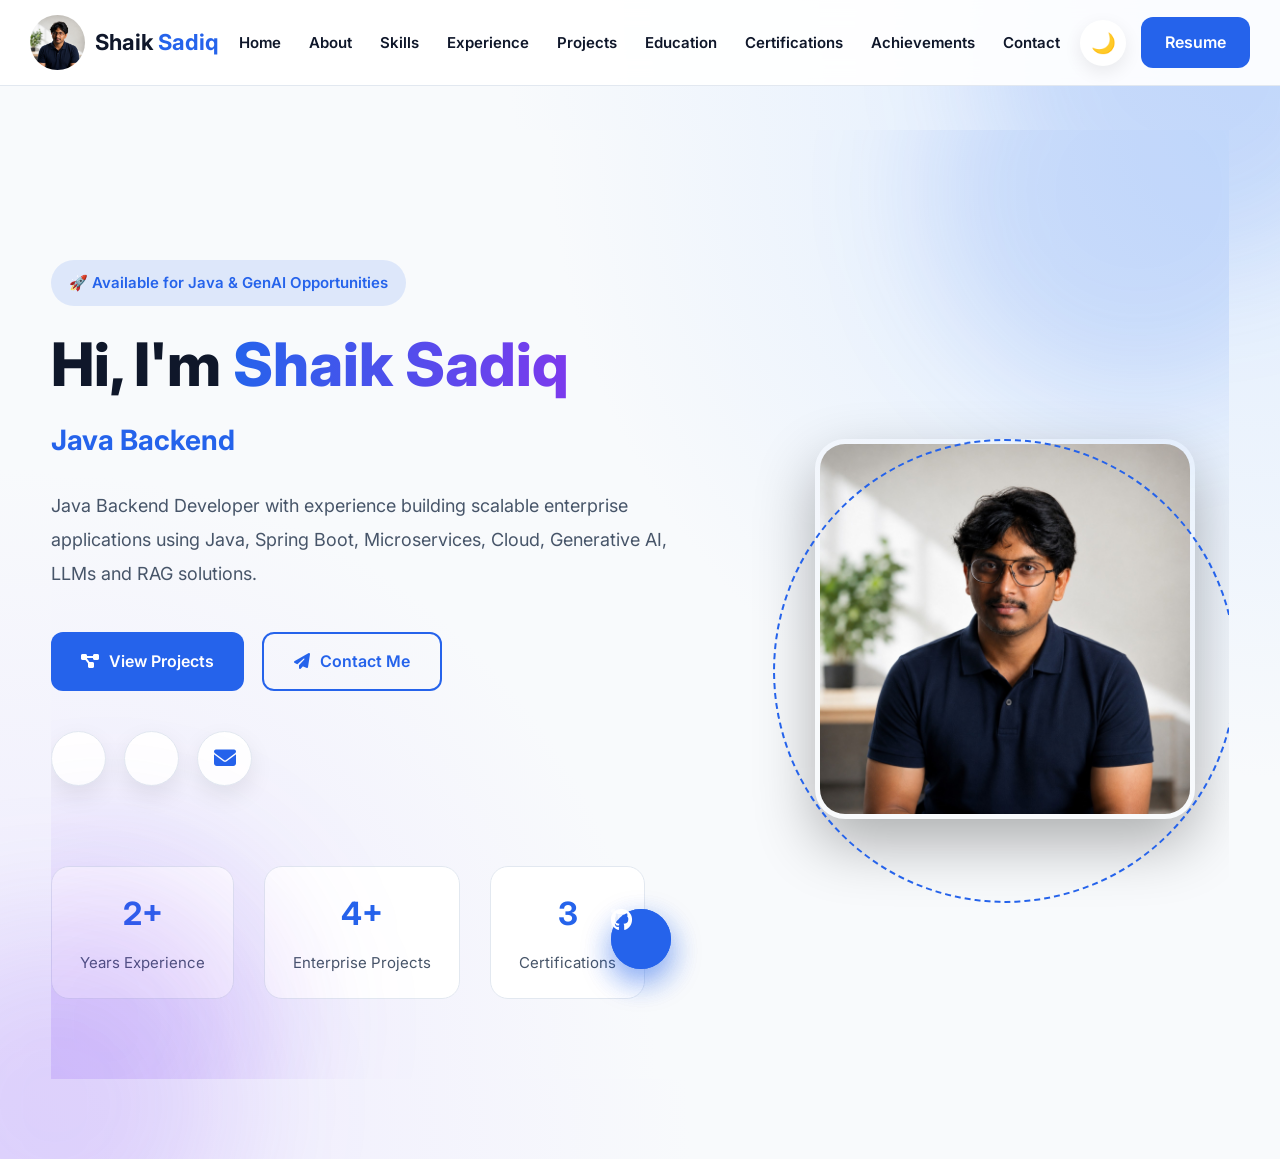
<file: index-bk.html>
<!DOCTYPE html>
<html lang="en">
<head>
<meta charset="UTF-8">
<meta name="viewport" content="width=device-width, initial-scale=1.0">
<meta name="theme-color" content="#020617">
<title>Shaik Sadiq | Java Backend & Generative AI Developer</title>

<meta name="description" content="Portfolio of Shaik Sadiq - Java Backend Developer & Generative AI Developer">

<link rel="stylesheet" href="assets/css/style.css">
<link rel="stylesheet" href="assets/css/dark-theme.css">
<link rel="stylesheet" href="assets/css/light-theme.css">
<link rel="stylesheet" href="assets/css/navbar.css">
<link rel="stylesheet" href="assets/css/hero.css">
<link rel="stylesheet" href="assets/css/buttons.css">
<link rel="stylesheet" href="assets/css/animations.css">
<link rel="stylesheet" href="assets/css/responsive.css">

<link rel="preconnect" href="https://fonts.googleapis.com">
<link rel="preconnect" href="https://fonts.gstatic.com" crossorigin>
<link href="https://fonts.googleapis.com/css2?family=Inter:wght@300;400;600;700;800&display=swap" rel="stylesheet">

<link rel="stylesheet"
href="https://cdnjs.cloudflare.com/ajax/libs/font-awesome/6.7.2/css/all.min.css">
</head>

<body class="dark-theme">

<header>

<div class="nav-container">

<a href="index.html" class="logo">
<img src="assets/images/profile.png" alt="Shaik Sadiq">
<h2>Shaik <span>Sadiq</span></h2>
</a>

<ul class="nav-menu">
<li><a href="index.html" class="active">Home</a></li>
<li><a href="about.html">About</a></li>
<li><a href="skills.html">Skills</a></li>
<li><a href="experience.html">Experience</a></li>
<li><a href="projects.html">Projects</a></li>
<li><a href="education.html">Education</a></li>
<li><a href="certifications.html">Certifications</a></li>
<li><a href="achievements.html">Achievements</a></li>
<li><a href="contact.html">Contact</a></li>
</ul>

<div class="nav-right">
<button class="theme-toggle" aria-label="Toggle Theme">☀️</button>
<a href="resume/Shaik_Sadiq_Resume.pdf" class="resume-btn">Resume</a>
<div class="menu-toggle"><i class="fa-solid fa-bars"></i></div>
</div>

</div>

</header>

<main>

<section class="hero">

<div class="container hero">

<div class="hero-content reveal fade-left">

<span class="hero-tag">
🚀 Available for Java & GenAI Opportunities
</span>

<h1>
Hi, I'm
<span>Shaik Sadiq</span>
</h1>

<h2 class="typing-text"></h2>

<p>
Java Backend Developer with experience building scalable enterprise
applications using Java, Spring Boot, Microservices, Cloud,
Generative AI, LLMs and RAG solutions.
</p>

<div class="button-group hero-buttons">

<a href="projects.html" class="btn btn-primary">
<i class="fa-solid fa-diagram-project"></i>
View Projects
</a>

<a href="contact.html" class="btn btn-outline">
<i class="fa-solid fa-paper-plane"></i>
Contact Me
</a>

</div>

<div class="hero-social">

<a href="#"><i class="fab fa-linkedin-in"></i></a>
<a href="#"><i class="fab fa-github"></i></a>
<a href="#"><i class="fas fa-envelope"></i></a>

</div>

<div class="hero-stats">

<div class="stat-box">
<h3><span class="counter" data-target="2">0</span>+</h3>
<p>Years Experience</p>
</div>

<div class="stat-box">
<h3><span class="counter" data-target="4">0</span>+</h3>
<p>Enterprise Projects</p>
</div>

<div class="stat-box">
<h3><span class="counter" data-target="3">0</span></h3>
<p>Certifications</p>
</div>

</div>

</div>

<div class="hero-image reveal fade-right">
<img src="assets/images/profile.png" alt="Shaik Sadiq">
</div>

</div>

</section>

<!-- About Section Starts Here -->

<script src="assets/js/theme.js"></script>
<script src="assets/js/navbar.js"></script>
<script src="assets/js/typing.js"></script>
<script src="assets/js/animations.js"></script>
<script src="assets/js/script.js"></script>

</body>
</html>
</file>
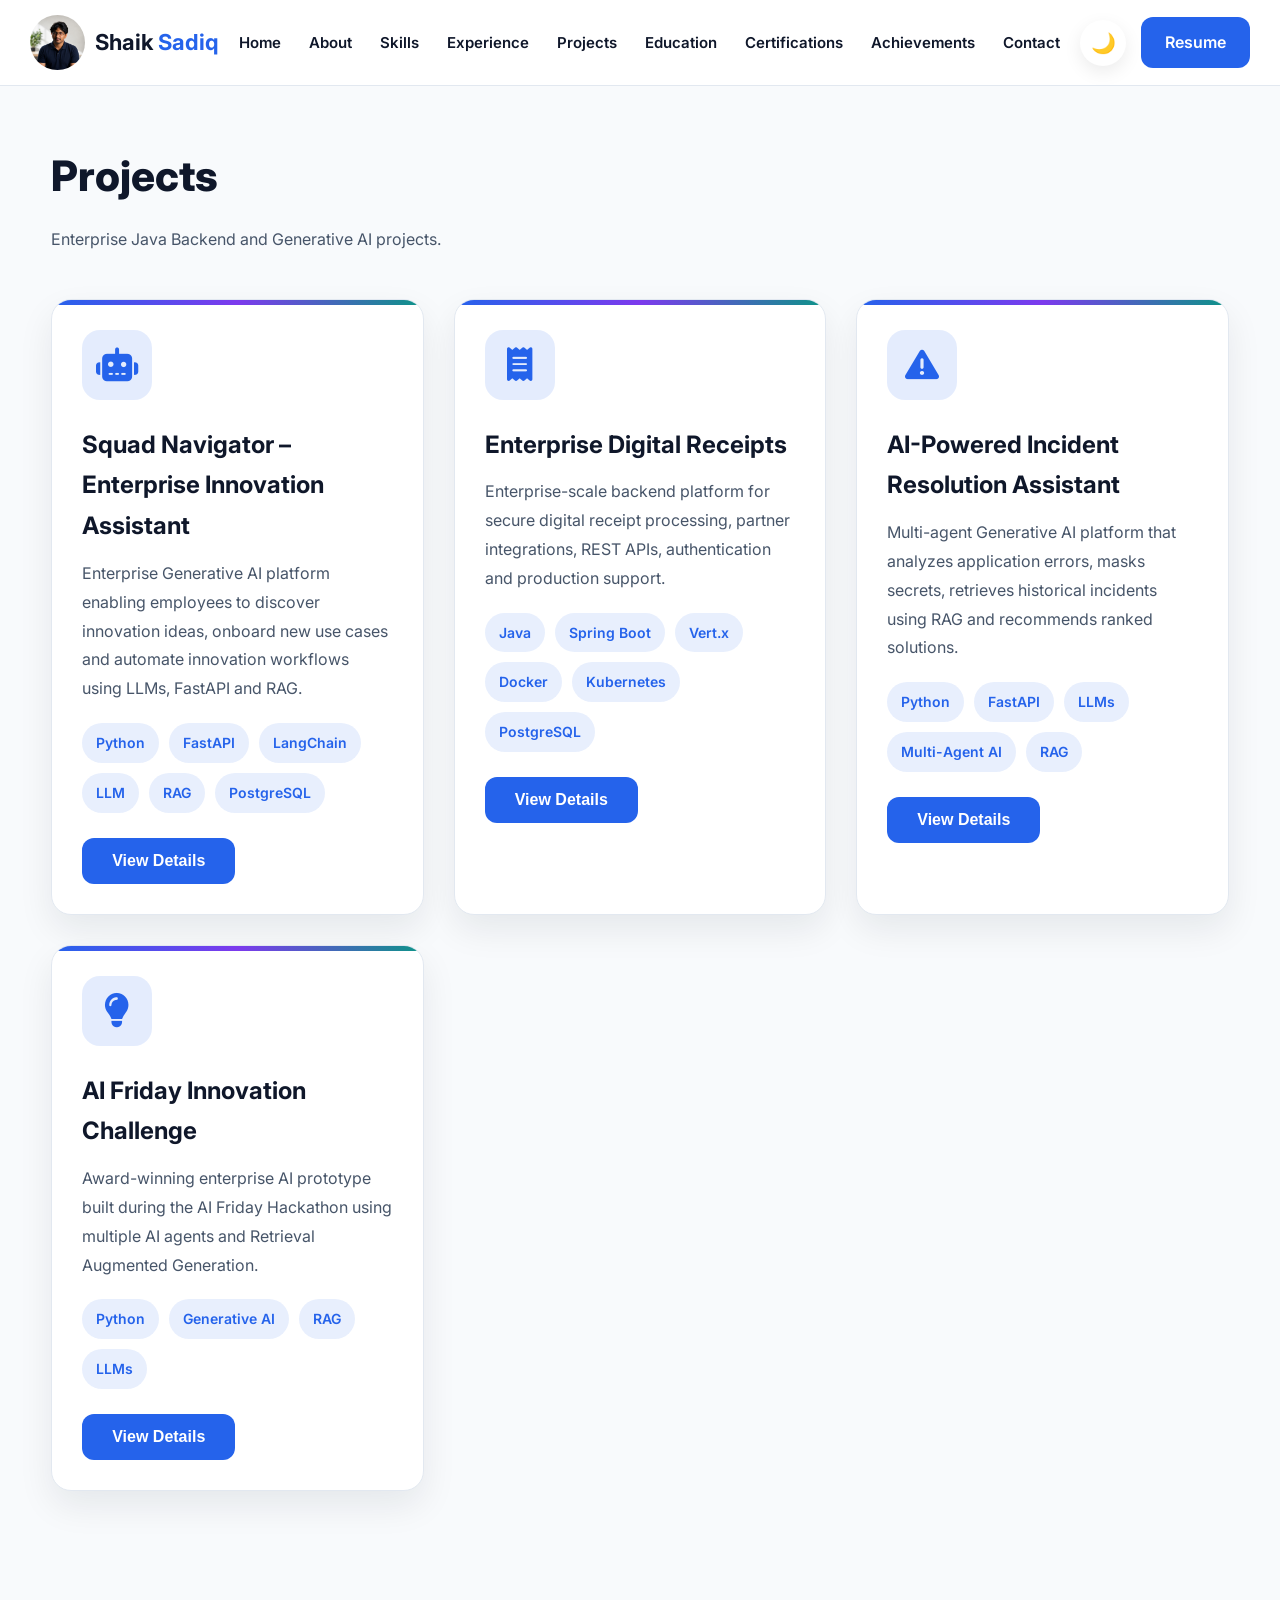
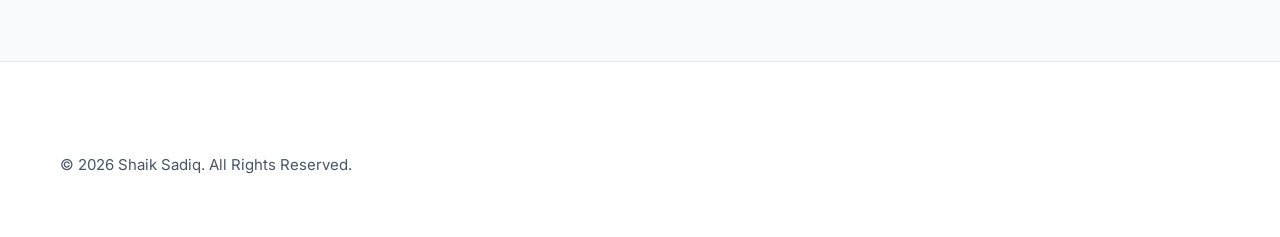
<file: projects.html>
<!DOCTYPE html>
<html lang="en">
<head>
<meta charset="UTF-8">
<meta name="viewport" content="width=device-width, initial-scale=1.0">
<title>Projects | Shaik Sadiq</title>
<link rel="icon" type="image/svg+xml" href="assets/images/dev-favicon.svg">
<link rel="apple-touch-icon" href="assets/images/dev-favicon.svg">

<link rel="stylesheet" href="assets/css/style.css">
<link rel="stylesheet" href="assets/css/dark-theme.css">
<link rel="stylesheet" href="assets/css/light-theme.css">
<link rel="stylesheet" href="assets/css/navbar.css">
<link rel="stylesheet" href="assets/css/cards.css?v=20260802p">
<link rel="stylesheet" href="assets/css/buttons.css">
<link rel="stylesheet" href="assets/css/footer.css">
<link rel="stylesheet" href="assets/css/animations.css">
<link rel="stylesheet" href="assets/css/responsive.css">
<link rel="stylesheet" href="https://cdnjs.cloudflare.com/ajax/libs/font-awesome/6.7.2/css/all.min.css">
</head>
<body class="dark-theme">

<header>
<div class="nav-container">
<a href="index.html" class="logo">
<img src="assets/images/profile.png" alt="Shaik Sadiq">
<h2>Shaik <span>Sadiq</span></h2>
</a>

<ul class="nav-menu">
<li><a href="index.html">Home</a></li>
<li><a href="about.html">About</a></li>
<li><a href="skills.html">Skills</a></li>
<li><a href="experience.html">Experience</a></li>
<li><a href="projects.html" class="active">Projects</a></li>
<li><a href="education.html">Education</a></li>
<li><a href="certifications.html">Certifications</a></li>
<li><a href="achievements.html">Achievements</a></li>
<li><a href="contact.html">Contact</a></li>
</ul>

<div class="nav-right">
<button class="theme-toggle">☀️</button>
<a class="resume-btn" href="resume/Shaik_Sadiq_Resume.pdf">Resume</a>
<div class="menu-toggle"><i class="fa-solid fa-bars"></i></div>
</div>
</div>
</header>

<section style="padding-top:140px">
<div class="container">

<h1 class="section-title reveal">Projects</h1>
<p class="section-subtitle reveal">
Enterprise Java Backend and Generative AI projects.
</p>

<div class="cards-grid">

<div class="card project-card reveal">
<div class="card-icon"><i class="fa-solid fa-robot"></i></div>
<h2 class="card-title">Squad Navigator – Enterprise Innovation Assistant</h2>
<p class="card-description">
Enterprise Generative AI platform enabling employees to discover innovation ideas,
onboard new use cases and automate innovation workflows using LLMs, FastAPI and RAG.
</p>
<div class="tech-stack">
<span>Python</span><span>FastAPI</span><span>LangChain</span>
<span>LLM</span><span>RAG</span><span>PostgreSQL</span>
</div>
<div class="card-buttons">
<button type="button" class="btn btn-primary project-details-btn" data-project="squad-navigator">View Details</button>
</div>
</div>

<div class="card project-card reveal">
<div class="card-icon"><i class="fa-solid fa-receipt"></i></div>
<h2 class="card-title">Enterprise Digital Receipts</h2>
<p class="card-description">
Enterprise-scale backend platform for secure digital receipt processing,
partner integrations, REST APIs, authentication and production support.
</p>
<div class="tech-stack">
<span>Java</span><span>Spring Boot</span><span>Vert.x</span>
<span>Docker</span><span>Kubernetes</span><span>PostgreSQL</span>
</div>
<div class="card-buttons">
<button type="button" class="btn btn-primary project-details-btn" data-project="digital-receipts">View Details</button>
</div>
</div>

<div class="card project-card reveal">
<div class="card-icon"><i class="fa-solid fa-triangle-exclamation"></i></div>
<h2 class="card-title">AI-Powered Incident Resolution Assistant</h2>
<p class="card-description">
Multi-agent Generative AI platform that analyzes application errors,
masks secrets, retrieves historical incidents using RAG and recommends
ranked solutions.
</p>
<div class="tech-stack">
<span>Python</span><span>FastAPI</span><span>LLMs</span>
<span>Multi-Agent AI</span><span>RAG</span>
</div>
<div class="card-buttons">
<button type="button" class="btn btn-primary project-details-btn" data-project="incident-resolution">View Details</button>
</div>
</div>

<div class="card project-card reveal">
<div class="card-icon"><i class="fa-solid fa-lightbulb"></i></div>
<h2 class="card-title">AI Friday Innovation Challenge</h2>
<p class="card-description">
Award-winning enterprise AI prototype built during the AI Friday Hackathon
using multiple AI agents and Retrieval Augmented Generation.
</p>
<div class="tech-stack">
<span>Python</span><span>Generative AI</span>
<span>RAG</span><span>LLMs</span>
</div>
<div class="card-buttons">
<button type="button" class="btn btn-primary project-details-btn" data-project="ai-friday">View Details</button>
</div>
</div>

</div>

</div>
</section>

<div class="modal-overlay" id="projectModalOverlay" hidden></div>
<div class="project-modal" id="projectModal" role="dialog" aria-modal="true" aria-labelledby="projectModalTitle" hidden>
<button class="project-modal-close" id="projectModalClose" aria-label="Close project details">×</button>
<div class="project-modal-content">
<p class="project-modal-meta" id="projectModalMeta"></p>
<h3 id="projectModalTitle"></h3>
<div class="project-modal-tech" id="projectModalTech"></div>
<ul id="projectModalList"></ul>
</div>
</div>

<footer>
<div class="footer-container">
<div class="footer-bottom">
<p>© <span id="year"></span> Shaik Sadiq. All Rights Reserved.</p>
</div>
</div>
</footer>

<script src="assets/js/theme.js?v=20260802p"></script>
<script src="assets/js/navbar.js?v=20260802p"></script>
<script src="assets/js/animations.js?v=20260802p"></script>
<script src="assets/js/script.js?v=20260802p"></script>
</body>
</html>
</file>
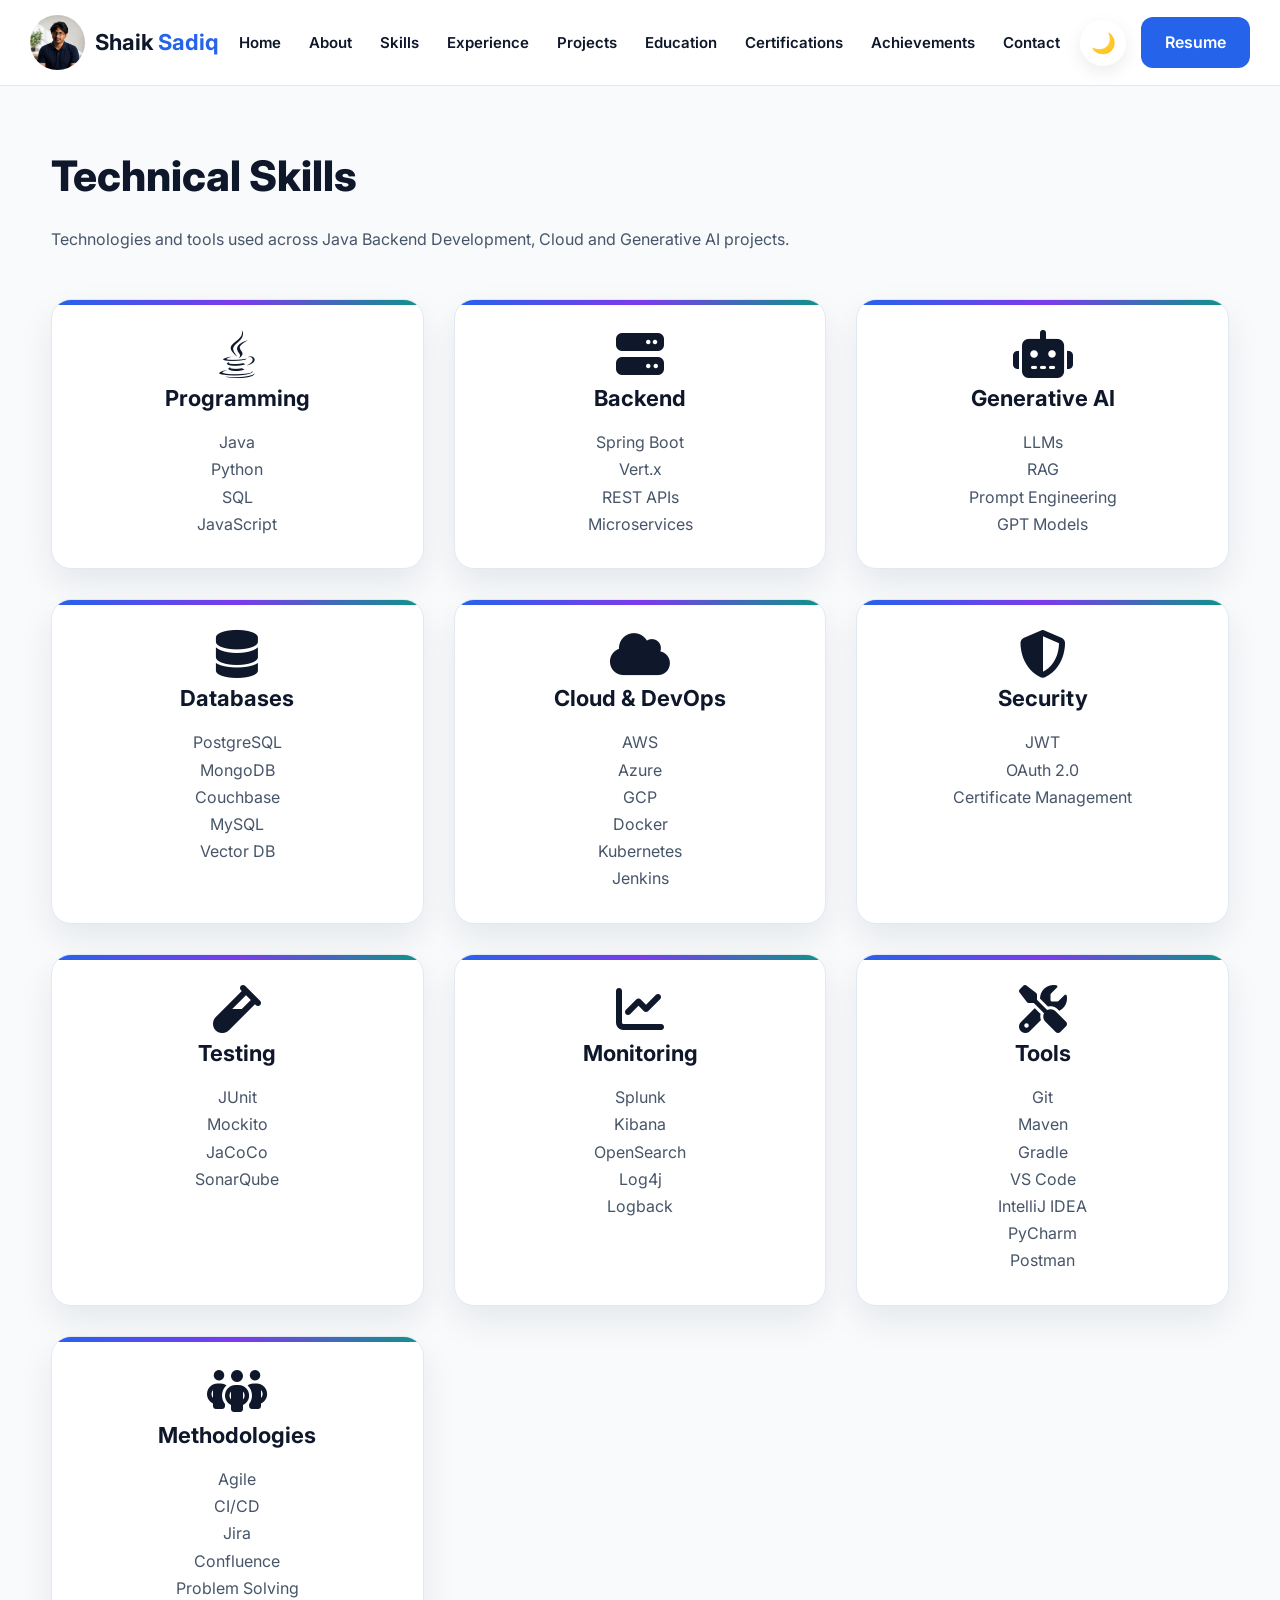
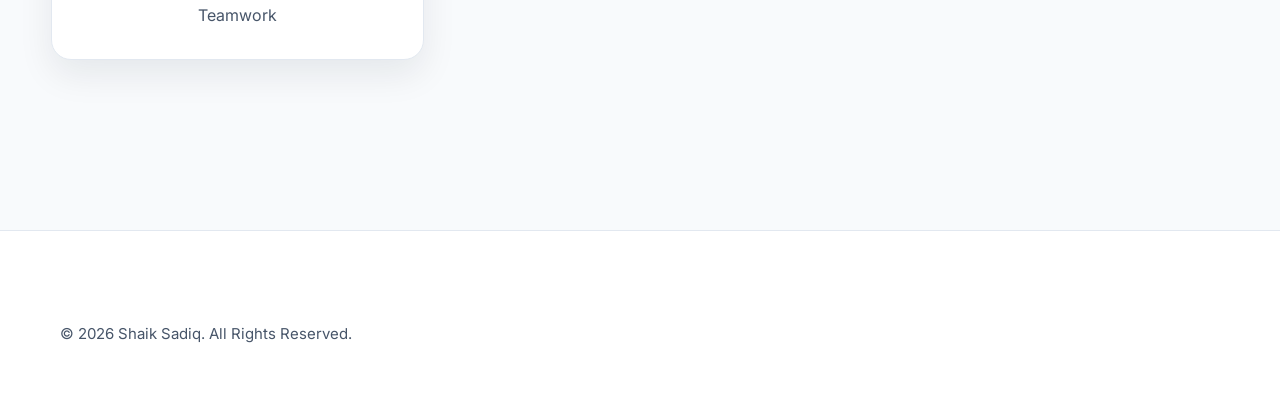
<file: skills.html>
<!DOCTYPE html>
<html lang="en">
<head>
<meta charset="UTF-8">
<meta name="viewport" content="width=device-width, initial-scale=1.0">
<title>Skills | Shaik Sadiq</title>
<link rel="icon" type="image/svg+xml" href="assets/images/dev-favicon.svg">
<link rel="apple-touch-icon" href="assets/images/dev-favicon.svg">

<link rel="stylesheet" href="assets/css/style.css">
<link rel="stylesheet" href="assets/css/dark-theme.css">
<link rel="stylesheet" href="assets/css/light-theme.css">
<link rel="stylesheet" href="assets/css/navbar.css">
<link rel="stylesheet" href="assets/css/cards.css">
<link rel="stylesheet" href="assets/css/buttons.css">
<link rel="stylesheet" href="assets/css/footer.css">
<link rel="stylesheet" href="assets/css/animations.css">
<link rel="stylesheet" href="assets/css/responsive.css">

<link rel="stylesheet" href="https://cdnjs.cloudflare.com/ajax/libs/font-awesome/6.7.2/css/all.min.css">
</head>
<body class="dark-theme">

<header>
<div class="nav-container">
<a href="index.html" class="logo">
<img src="assets/images/profile.png" alt="Shaik Sadiq">
<h2>Shaik <span>Sadiq</span></h2>
</a>

<ul class="nav-menu">
<li><a href="index.html">Home</a></li>
<li><a href="about.html">About</a></li>
<li><a href="skills.html" class="active">Skills</a></li>
<li><a href="experience.html">Experience</a></li>
<li><a href="projects.html">Projects</a></li>
<li><a href="education.html">Education</a></li>
<li><a href="certifications.html">Certifications</a></li>
<li><a href="achievements.html">Achievements</a></li>
<li><a href="contact.html">Contact</a></li>
</ul>

<div class="nav-right">
<button class="theme-toggle">☀️</button>
<a href="resume/Shaik_Sadiq_Resume.pdf" class="resume-btn">Resume</a>
<div class="menu-toggle"><i class="fa-solid fa-bars"></i></div>
</div>
</div>
</header>

<section style="padding-top:140px">
<div class="container">

<h1 class="section-title reveal">Technical Skills</h1>
<p class="section-subtitle reveal">
Technologies and tools used across Java Backend Development, Cloud and Generative AI projects.
</p>

<div class="cards-grid">

<div class="card skill-card reveal">
<i class="fa-brands fa-java fa-3x"></i>
<h3>Programming</h3>
<p>Java<br>Python<br>SQL<br>JavaScript</p>
</div>

<div class="card skill-card reveal">
<i class="fa-solid fa-server fa-3x"></i>
<h3>Backend</h3>
<p>Spring Boot<br>Vert.x<br>REST APIs<br>Microservices</p>
</div>

<div class="card skill-card reveal">
<i class="fa-solid fa-robot fa-3x"></i>
<h3>Generative AI</h3>
<p>LLMs<br>RAG<br>Prompt Engineering<br>GPT Models</p>
</div>

<div class="card skill-card reveal">
<i class="fa-solid fa-database fa-3x"></i>
<h3>Databases</h3>
<p>PostgreSQL<br>MongoDB<br>Couchbase<br>MySQL<br>Vector DB</p>
</div>

<div class="card skill-card reveal">
<i class="fa-solid fa-cloud fa-3x"></i>
<h3>Cloud & DevOps</h3>
<p>AWS<br>Azure<br>GCP<br>Docker<br>Kubernetes<br>Jenkins</p>
</div>

<div class="card skill-card reveal">
<i class="fa-solid fa-shield-halved fa-3x"></i>
<h3>Security</h3>
<p>JWT<br>OAuth 2.0<br>Certificate Management</p>
</div>

<div class="card skill-card reveal">
<i class="fa-solid fa-vial fa-3x"></i>
<h3>Testing</h3>
<p>JUnit<br>Mockito<br>JaCoCo<br>SonarQube</p>
</div>

<div class="card skill-card reveal">
<i class="fa-solid fa-chart-line fa-3x"></i>
<h3>Monitoring</h3>
<p>Splunk<br>Kibana<br>OpenSearch<br>Log4j<br>Logback</p>
</div>

<div class="card skill-card reveal">
<i class="fa-solid fa-screwdriver-wrench fa-3x"></i>
<h3>Tools</h3>
<p>Git<br>Maven<br>Gradle<br>VS Code<br>IntelliJ IDEA<br>PyCharm<br>Postman</p>
</div>

<div class="card skill-card reveal">
<i class="fa-solid fa-people-group fa-3x"></i>
<h3>Methodologies</h3>
<p>Agile<br>CI/CD<br>Jira<br>Confluence<br>Problem Solving<br>Teamwork</p>
</div>

</div>

</div>
</section>

<footer>
<div class="footer-container">
<div class="footer-bottom">
<p>© <span id="year"></span> Shaik Sadiq. All Rights Reserved.</p>
</div>
</div>
</footer>

<script src="assets/js/theme.js"></script>
<script src="assets/js/navbar.js"></script>
<script src="assets/js/animations.js"></script>
<script src="assets/js/script.js"></script>

</body>
</html>
</file>
<file: assets/css/style.css>
/* ==========================================================
   SHAIK SADIQ PORTFOLIO
   Main Stylesheet
   Author : Shaik Sadiq
========================================================== */

/* ===============================
   Google Fonts
================================== */
@import url('https://fonts.googleapis.com/css2?family=Inter:wght@300;400;500;600;700;800;900&display=swap');

/* ===============================
   Reset
================================== */

*{
    margin:0;
    padding:0;
    box-sizing:border-box;
}

html{
    scroll-behavior:smooth;
}

body{
    font-family:'Inter',sans-serif;
    background:#0f172a;
    color:#ffffff;
    line-height:1.7;
    transition:.4s ease;
}

/* ===============================
   Variables
================================== */

:root{

    --primary:#2563eb;
    --secondary:#7c3aed;
    --accent:#14b8a6;

    --bg:#0f172a;
    --bg2:#1e293b;
    --card:#1e293b;

    --white:#ffffff;
    --text:#cbd5e1;

    --border:#334155;

    --shadow:0 15px 35px rgba(0,0,0,.25);

    --radius:18px;

}

/* ===============================
   Scrollbar
================================== */

::-webkit-scrollbar{
    width:10px;
}

::-webkit-scrollbar-track{
    background:#111827;
}

::-webkit-scrollbar-thumb{
    background:var(--primary);
    border-radius:20px;
}

::-webkit-scrollbar-thumb:hover{
    background:#3b82f6;
}

/* ===============================
   Container
================================== */

.container{

    width:90%;
    max-width:1250px;
    margin:auto;

}

/* ===============================
   Section
================================== */

section{

    padding:90px 0;

}

.section-title{

    font-size:42px;
    font-weight:800;

    margin-bottom:15px;

    color:white;

}

.section-subtitle{

    color:var(--text);

    margin-bottom:45px;

}

/* ===============================
   Navbar
================================== */

header{

    position:fixed;

    width:100%;

    top:0;

    left:0;

    z-index:999;

    background:rgba(15,23,42,.85);

    backdrop-filter:blur(15px);

    border-bottom:1px solid rgba(255,255,255,.05);

}

nav{

    display:flex;

    justify-content:space-between;

    align-items:center;

    height:80px;

}

.logo{

    font-size:28px;

    font-weight:800;

    color:white;

}

.logo span{

    color:var(--primary);

}

nav ul{

    display:flex;

    list-style:none;

    gap:30px;

}

nav ul li a{

    color:white;

    text-decoration:none;

    font-weight:600;

    transition:.3s;

}

nav ul li a:hover{

    color:var(--primary);

}

/* ===============================
   Buttons
================================== */

.btn{

    display:inline-block;

    padding:14px 28px;

    background:var(--primary);

    color:white;

    text-decoration:none;

    border-radius:12px;

    transition:.35s;

    font-weight:600;

    cursor:pointer;

    border:none;

}

.btn:hover{

    transform:translateY(-4px);

    background:#1d4ed8;

    box-shadow:0 15px 35px rgba(37,99,235,.35);

}

.btn-outline{

    background:transparent;

    border:2px solid var(--primary);

}

.btn-outline:hover{

    background:var(--primary);

}

/* ===============================
   Hero
================================== */

/* Hero styles have been moved to assets/css/hero.css.
   This avoids duplicate .hero, .hero-image and .hero-text
   definitions overriding each other. */
/* ===============================
   Cards
================================== */

.grid{

    display:grid;

    grid-template-columns:repeat(auto-fit,minmax(280px,1fr));

    gap:30px;

}

.card{

    background:var(--card);

    padding:30px;

    border-radius:var(--radius);

    transition:.35s;

    border:1px solid rgba(255,255,255,.05);

}

.card:hover{

    transform:translateY(-10px);

    box-shadow:var(--shadow);

}

/* ===============================
   Skills
================================== */

.skill-card{

    text-align:center;

}

.skill-card img{

    width:65px;

    margin-bottom:18px;

}

.skill-card h3{

    margin-bottom:10px;

}

/* ===============================
   Timeline
================================== */

.timeline{

    border-left:3px solid var(--primary);

    padding-left:35px;

}

.timeline-item{

    margin-bottom:50px;

}

.timeline-item h3{

    margin-bottom:8px;

}

/* ===============================
   Forms
================================== */

input,
textarea{

    width:100%;

    padding:15px;

    border-radius:12px;

    border:1px solid var(--border);

    background:var(--bg2);

    color:white;

    margin-bottom:20px;

}

input:focus,
textarea:focus{

    outline:none;

    border-color:var(--primary);

}

/* ===============================
   Footer
================================== */

footer{

    background:#020617;

    text-align:center;

    padding:30px;

    color:var(--text);

}

/* ===============================
   Utility Classes
================================== */

.text-center{

    text-align:center;

}

.mt-20{

    margin-top:20px;

}

.mt-40{

    margin-top:40px;

}

.mb-20{

    margin-bottom:20px;

}

.mb-40{

    margin-bottom:40px;

}

/* ===============================
   Responsive
================================== */

@media(max-width:992px){

.hero{

flex-direction:column-reverse;

text-align:center;

padding-top:130px;

}

.hero-image img{

width:300px;

}

.hero-text h1{

font-size:46px;

}

nav ul{

gap:15px;

}

}

@media(max-width:768px){

.section-title{

font-size:34px;

}

.hero-text h1{

font-size:38px;

}

.hero-text h2{

font-size:22px;

}

nav{

flex-direction:column;

height:auto;

padding:15px;

}

nav ul{

margin-top:15px;

flex-wrap:wrap;

justify-content:center;

}

.btn{

display:block;

margin-bottom:15px;

text-align:center;

}

}
</file>
<file: assets/css/dark-theme.css>
/* ==========================================================
   DARK THEME
   File : dark-theme.css
========================================================== */

body.dark-theme {

    --primary: #3B82F6;
    --secondary: #8B5CF6;
    --accent: #14B8A6;

    --bg: #020617;
    --bg-secondary: #0F172A;
    --bg-tertiary: #1E293B;

    --card: #111827;
    --card-hover: #1E293B;

    --text: #F8FAFC;
    --text-light: #CBD5E1;
    --text-muted: #94A3B8;

    --border: #334155;

    --shadow: 0 15px 35px rgba(0,0,0,.45);

    --navbar: rgba(2,6,23,.92);

    background: var(--bg);
    color: var(--text);

    transition: background .4s ease,
                color .4s ease;
}

/* ===========================
   Header
=========================== */

body.dark-theme header{

    background:var(--navbar);

    border-bottom:1px solid rgba(255,255,255,.05);

}

/* ===========================
   Navigation
=========================== */

body.dark-theme nav a{

    color:var(--text);

}

body.dark-theme nav a:hover{

    color:var(--primary);

}

/* ===========================
   Hero
=========================== */

body.dark-theme .hero{

    background:
    radial-gradient(circle at top right,#1e3a8a22 0%,transparent 45%),
    radial-gradient(circle at bottom left,#7c3aed22 0%,transparent 40%),
    var(--bg);

}

body.dark-theme .hero h1{

    color:white;

}

body.dark-theme .hero h2{

    color:var(--primary);

}

body.dark-theme .hero p{

    color:var(--text-light);

}

/* ===========================
   Cards
=========================== */

body.dark-theme .card{

    background:var(--card);

    border:1px solid rgba(255,255,255,.05);

    box-shadow:var(--shadow);

}

body.dark-theme .card:hover{

    background:var(--card-hover);

    border-color:var(--primary);

}

/* ===========================
   Skills
=========================== */

body.dark-theme .skill-card{

    background:var(--card);

}

body.dark-theme .skill-card h3{

    color:white;

}

body.dark-theme .skill-card p{

    color:var(--text-light);

}

/* ===========================
   Timeline
=========================== */

body.dark-theme .timeline{

    border-left:3px solid var(--primary);

}

body.dark-theme .timeline-item{

    background:transparent;

}

body.dark-theme .timeline-item h3{

    color:white;

}

body.dark-theme .timeline-item span{

    color:var(--accent);

}

body.dark-theme .timeline-item p{

    color:var(--text-light);

}

/* ===========================
   Forms
=========================== */

body.dark-theme input,
body.dark-theme textarea{

    background:var(--bg-secondary);

    border:1px solid var(--border);

    color:white;

}

body.dark-theme input::placeholder,
body.dark-theme textarea::placeholder{

    color:var(--text-muted);

}

body.dark-theme input:focus,
body.dark-theme textarea:focus{

    border-color:var(--primary);

    box-shadow:0 0 15px rgba(59,130,246,.25);

}

/* ===========================
   Buttons
=========================== */

body.dark-theme .btn{

    background:var(--primary);

    color:white;

}

body.dark-theme .btn:hover{

    background:#2563EB;

}

body.dark-theme .btn-outline{

    background:transparent;

    border:2px solid var(--primary);

    color:white;

}

body.dark-theme .btn-outline:hover{

    background:var(--primary);

}

/* ===========================
   Footer
=========================== */

body.dark-theme footer{

    background:#010409;

    border-top:1px solid rgba(255,255,255,.05);

    color:var(--text-muted);

}

/* ===========================
   Scrollbar
=========================== */

body.dark-theme ::-webkit-scrollbar{

    width:10px;

}

body.dark-theme ::-webkit-scrollbar-track{

    background:#0F172A;

}

body.dark-theme ::-webkit-scrollbar-thumb{

    background:var(--primary);

    border-radius:20px;

}

body.dark-theme ::-webkit-scrollbar-thumb:hover{

    background:#60A5FA;

}

/* ===========================
   Selection
=========================== */

body.dark-theme ::selection{

    background:#2563EB;

    color:white;

}

/* ===========================
   Smooth Transitions
=========================== */

body.dark-theme,
body.dark-theme header,
body.dark-theme .card,
body.dark-theme footer,
body.dark-theme input,
body.dark-theme textarea,
body.dark-theme .btn{

    transition:all .35s ease;

}
</file>
<file: assets/css/light-theme.css>
/* ==========================================================
   LIGHT THEME
   File : light-theme.css
========================================================== */

body.light-theme {

    --primary: #2563EB;
    --secondary: #7C3AED;
    --accent: #0D9488;

    --bg: #F8FAFC;
    --bg-secondary: #FFFFFF;
    --bg-tertiary: #F1F5F9;

    --card: #FFFFFF;
    --card-hover: #F8FAFC;

    --text: #0F172A;
    --text-light: #475569;
    --text-muted: #64748B;

    --border: #E2E8F0;

    --shadow: 0 15px 35px rgba(15,23,42,.08);

    --navbar: rgba(255,255,255,.92);

    background: var(--bg);
    color: var(--text);

    transition: background .4s ease,
                color .4s ease;
}

/* ===========================
   Header
=========================== */

body.light-theme header{

    background: var(--navbar);

    backdrop-filter: blur(15px);

    border-bottom:1px solid var(--border);

}

/* ===========================
   Logo
=========================== */

body.light-theme .logo{

    color: var(--text);

}

body.light-theme .logo span{

    color: var(--primary);

}

/* ===========================
   Navigation
=========================== */

body.light-theme nav a{

    color: var(--text);

}

body.light-theme nav a:hover{

    color: var(--primary);

}

/* ===========================
   Hero
=========================== */

body.light-theme .hero{

    background:
    radial-gradient(circle at top right,#DBEAFE 0%,transparent 45%),
    radial-gradient(circle at bottom left,#EDE9FE 0%,transparent 40%),
    var(--bg);

}

body.light-theme .hero h1{

    color: var(--text);

}

body.light-theme .hero h2{

    color: var(--primary);

}

body.light-theme .hero p{

    color: var(--text-light);

}

/* ===========================
   Sections
=========================== */

body.light-theme section{

    background: transparent;

}

body.light-theme .section-title{

    color: var(--text);

}

body.light-theme .section-subtitle{

    color: var(--text-light);

}

/* ===========================
   Cards
=========================== */

body.light-theme .card{

    background: var(--card);

    border:1px solid var(--border);

    box-shadow: var(--shadow);

}

body.light-theme .card:hover{

    background: var(--card-hover);

    border-color: var(--primary);

    transform: translateY(-8px);

}

/* ===========================
   Skills
=========================== */

body.light-theme .skill-card{

    background: var(--card);

}

body.light-theme .skill-card h3{

    color: var(--text);

}

body.light-theme .skill-card p{

    color: var(--text-light);

}

/* ===========================
   Timeline
=========================== */

body.light-theme .timeline{

    border-left:3px solid var(--primary);

}

body.light-theme .timeline-item h3{

    color: var(--text);

}

body.light-theme .timeline-item span{

    color: var(--accent);

}

body.light-theme .timeline-item p{

    color: var(--text-light);

}

/* ===========================
   Buttons
=========================== */

body.light-theme .btn{

    background: var(--primary);

    color: white;

}

body.light-theme .btn:hover{

    background:#1D4ED8;

}

body.light-theme .btn-outline{

    background: transparent;

    border:2px solid var(--primary);

    color: var(--primary);

}

body.light-theme .btn-outline:hover{

    background: var(--primary);

    color: white;

}

/* ===========================
   Forms
=========================== */

body.light-theme input,
body.light-theme textarea{

    background:white;

    color: var(--text);

    border:1px solid var(--border);

}

body.light-theme input::placeholder,
body.light-theme textarea::placeholder{

    color: var(--text-muted);

}

body.light-theme input:focus,
body.light-theme textarea:focus{

    border-color: var(--primary);

    box-shadow:0 0 12px rgba(37,99,235,.15);

    outline:none;

}

/* ===========================
   Footer
=========================== */

body.light-theme footer{

    background:white;

    border-top:1px solid var(--border);

    color: var(--text-light);

}

/* ===========================
   Links
=========================== */

body.light-theme a{

    color: var(--primary);

}

body.light-theme a:hover{

    color:#1D4ED8;

}

/* ===========================
   Scrollbar
=========================== */

body.light-theme ::-webkit-scrollbar{

    width:10px;

}

body.light-theme ::-webkit-scrollbar-track{

    background:#E2E8F0;

}

body.light-theme ::-webkit-scrollbar-thumb{

    background: var(--primary);

    border-radius:20px;

}

body.light-theme ::-webkit-scrollbar-thumb:hover{

    background:#1D4ED8;

}

/* ===========================
   Selection
=========================== */

body.light-theme ::selection{

    background:#2563EB;

    color:white;

}

/* ===========================
   Smooth Transition
=========================== */

body.light-theme,
body.light-theme header,
body.light-theme .card,
body.light-theme footer,
body.light-theme .btn,
body.light-theme input,
body.light-theme textarea{

    transition: all .35s ease;

}
</file>
<file: assets/css/navbar.css>
/* ==========================================================
   NAVBAR.CSS
   Shaik Sadiq Portfolio
========================================================== */

/* ==========================
   Header
========================== */

header{

    position:fixed;

    top:0;
    left:0;

    width:100%;

    z-index:1000;

    background:rgba(15,23,42,.75);

    backdrop-filter:blur(18px);

    -webkit-backdrop-filter:blur(18px);

    border-bottom:1px solid rgba(255,255,255,.08);

    transition:.35s ease;

}

/* Added by JS while scrolling */

header.scrolled{

    background:rgba(2,6,23,.95);

    box-shadow:0 10px 25px rgba(0,0,0,.15);

}

/* ==========================
   Navigation Container
========================== */

.nav-container{
    max-width:1400px;
    margin:auto;
    display:flex;
    align-items:center;
    justify-content:space-between;
    gap:20px;
    padding:15px 30px;
}

/* ==========================
   Logo
========================== */

.logo{

    display:flex;

    align-items:center;

    gap:10px;

    text-decoration:none;

}

.logo img{

    width:55px;

    height:55px;

    border-radius:50%;

}

.logo h2{

    font-size:22px;

}

.logo span{

    color:var(--primary);

}

.logo:hover{

    transform:scale(1.03);

}

/* ==========================
   Navigation Menu
========================== */

.nav-menu{
    display:flex;
    align-items:center;
    gap:28px;
    list-style:none;
    margin-left:auto;
    flex-wrap:nowrap;
}

.nav-menu li{

    position:relative;

}

.nav-menu li a{

    color:var(--text);

    text-decoration:none;

    font-size:15px;

    font-weight:600;

    transition:.3s;

    padding:8px 0;

}

/* Hover */

.nav-menu li a:hover{

    color:var(--primary);

}

/* Animated Underline */

.nav-menu li a::after{

    content:"";

    position:absolute;

    left:0;

    bottom:-6px;

    width:0;

    height:3px;

    border-radius:10px;

    background:var(--primary);

    transition:.35s;

}

.nav-menu li a:hover::after,

.nav-menu li a.active::after{

    width:100%;

}

.nav-menu li a.active{

    color:var(--primary);

}

/* ==========================
   Right Side
========================== */

.nav-right{
    display:flex;
    align-items:center;
    gap:15px;
    flex-shrink:0;
}

/* ==========================
   Theme Button
========================== */

.theme-toggle{

    width:46px;

    height:46px;

    border-radius:50%;

    border:none;

    background:var(--card);

    color:var(--primary);

    cursor:pointer;

    font-size:20px;

    transition:.3s;

    box-shadow:0 6px 18px rgba(0,0,0,.08);

}

.theme-toggle:hover{

    transform:rotate(180deg);

    background:var(--primary);

    color:#fff;

}

/* ==========================
   Resume Button
========================== */

.resume-btn{

    display:inline-flex;

    align-items:center;

    justify-content:center;

    padding:12px 24px;

    border-radius:12px;

    background:#2563EB;

    color:#ffffff !important;

    text-decoration:none;

    font-weight:600;

    border:none;

}

.resume-btn:hover{

    background:#1D4ED8;

    color:#ffffff !important;

}

/* ==========================
   Mobile Menu Icon
========================== */

.menu-toggle{

    display:none;

    cursor:pointer;

    font-size:28px;

    color:var(--text);

    transition:transform .3s ease, color .3s ease;

}

.menu-toggle.active{

    color:var(--primary);

    transform:rotate(90deg);

}

/* ==========================
   Responsive
========================== */

@media(max-width:992px){

.nav-menu{

    position:fixed;

    top:80px;

    right:-100%;

    width:280px;

    height:calc(100vh - 80px);

    background:var(--card);

    flex-direction:column;

    justify-content:flex-start;

    align-items:flex-start;

    padding:40px 25px;

    gap:25px;

    transition:.4s ease;

    box-shadow:-10px 0 25px rgba(0,0,0,.15);

}

.nav-menu.active{

    right:0;

}

.menu-toggle{

    display:block;

}

.resume-btn{

    display:none;

}

}

/* ==========================
   Mobile Small Devices
========================== */

@media(max-width:576px){

.nav-container{

    padding:0 18px;

}

.logo h2{

    font-size:22px;

}

.logo img{

    width:40px;

    height:40px;

}

.theme-toggle{

    width:42px;

    height:42px;

}

}

/* ==========================
   Smooth Animation
========================== */

.nav-menu li,
.logo,
.resume-btn,
.theme-toggle{

    transition:all .3s ease;

}
</file>
<file: assets/css/hero.css>
/* ==========================================================
   HERO.CSS
   Shaik Sadiq Portfolio
========================================================== */

/* ===========================
   Hero Section
=========================== */

.hero{

    position:relative;

    min-height:100vh;

    display:flex;

    align-items:center;

    justify-content:space-between;

    gap:80px;

    padding:130px 0 80px;

    overflow:hidden;

}

/* ===========================
   Background Blobs
=========================== */

.hero::before{

    content:"";

    position:absolute;

    width:420px;

    height:420px;

    border-radius:50%;

    background:rgba(37,99,235,.15);

    top:-150px;

    right:-120px;

    filter:blur(60px);

    animation:blob1 10s infinite alternate;

}

.hero::after{

    content:"";

    position:absolute;

    width:350px;

    height:350px;

    border-radius:50%;

    background:rgba(124,58,237,.15);

    bottom:-120px;

    left:-120px;

    filter:blur(70px);

    animation:blob2 12s infinite alternate;

}

/* ===========================
   Left Content
=========================== */

.hero-content{

    max-width:650px;

}

.hero-tag{

    display:inline-block;

    background:rgba(37,99,235,.12);

    color:var(--primary);

    padding:10px 18px;

    border-radius:50px;

    font-size:15px;

    font-weight:600;

    margin-bottom:25px;

}

.hero h1{

    font-size:68px;

    line-height:1.1;

    font-weight:800;

    margin-bottom:20px;

    color:var(--text);

}

.hero h1 span{

    background:linear-gradient(90deg,#2563EB,#7C3AED);

    -webkit-background-clip:text;

    -webkit-text-fill-color:transparent;

}

.hero h2{

    font-size:28px;

    color:var(--primary);

    margin-bottom:25px;

}

.hero p{

    max-width:650px;

    color:var(--text-light);

    font-size:18px;

    line-height:1.9;

    margin-bottom:40px;

}

/* ===========================
   Buttons
=========================== */

.hero-buttons{

    display:flex;

    gap:20px;

    flex-wrap:wrap;

}

/* ===========================
   Social Icons
=========================== */

.hero-social{
    display:flex;
    gap:18px;
    margin-top:40px;
}

.hero-social a{
    width:55px;
    height:55px;
    display:flex;
    align-items:center;
    justify-content:center;
    border-radius:50%;
    text-decoration:none;

    background:var(--card);

    color:var(--primary) !important;

    border:1px solid var(--border);

    box-shadow:0 10px 25px rgba(0,0,0,.08);

    transition:.35s;
}
.hero-social a i{

    font-size:22px;

    line-height:1;

}

.hero-social a:hover{

    background:var(--primary);

    color:white !important;

    transform:translateY(-6px);

}

/* ===========================
   Stats
=========================== */

.hero-stats{

    display:flex;

    gap:30px;

    margin-top:70px;
    padding-top:10px;

}

.stat-box{

    background:var(--card);

    border:1px solid var(--border);

    border-radius:18px;

    padding:20px 28px;

    text-align:center;

    min-width:150px;
    cursor:pointer;
    position:relative;
    z-index:1;
    display:block;
    transition:transform .35s ease, box-shadow .35s ease, border-color .35s ease, background .35s ease;
    will-change:transform, box-shadow;

}

.stat-box:hover,
.stat-box.is-hovered{

    transform:translateY(-8px) scale(1.01);
    border-color:var(--primary);
    box-shadow:0 18px 40px rgba(37,99,235,0.16);
    background:rgba(37,99,235,0.08);

}

.stat-box h3{

    font-size:32px;

    color:var(--primary);

    margin-bottom:8px;

}

.stat-box p{

    margin:0;

    font-size:15px;

    color:var(--text-light);

}

/* ===========================
   Right Side
=========================== */

.hero-image{

    flex:1;

    display:flex;

    justify-content:center;

    position:relative;

    z-index:2;

}

.hero-image img{

    width:420px;

    max-width:100%;

    border-radius:30px;

    border:5px solid rgba(255,255,255,.08);

    box-shadow:0 25px 60px rgba(0,0,0,.30);

    animation:floatImage 4s ease-in-out infinite;

}

/* Glow Ring */

.hero-image::before{

    content:"";

    position:absolute;

    width:460px;

    height:460px;

    border-radius:50%;

    border:2px dashed var(--primary);

    animation:rotateRing 30s linear infinite;

}

/* ===========================
   Scroll Down
=========================== */

.scroll-down{

    position:absolute;

    bottom:20px;

    left:50%;

    transform:translateX(-50%);

    color:var(--primary);

    font-size:28px;

    animation:bounce 2s infinite;

}

/* ===========================
   Animations
=========================== */

@keyframes floatImage{

0%{transform:translateY(0);}

50%{transform:translateY(-18px);}

100%{transform:translateY(0);}

}

@keyframes rotateRing{

from{

transform:rotate(0deg);

}

to{

transform:rotate(360deg);

}

}

@keyframes blob1{

from{

transform:translate(0,0);

}

to{

transform:translate(-60px,50px);

}

}

@keyframes blob2{

from{

transform:translate(0,0);

}

to{

transform:translate(60px,-40px);

}

}

@keyframes bounce{

0%,20%,50%,80%,100%{

transform:translate(-50%,0);

}

40%{

transform:translate(-50%,-10px);

}

60%{

transform:translate(-50%,-5px);

}

}

/* ===========================
   Responsive
=========================== */

@media(max-width:1100px){

.hero{

flex-direction:column-reverse;

text-align:center;

padding-top:150px;

}

.hero p{

margin:auto auto 40px;

}

.hero-buttons,

.hero-social,

.hero-stats{

justify-content:center;

}

.hero-image img{

width:340px;

}

.hero-image::before{

width:380px;

height:380px;

}

}

@media(max-width:768px){

.hero h1{

font-size:46px;

}

.hero h2{

font-size:22px;

}

.hero p{

font-size:16px;

}

.hero-image img{

width:280px;

}

.hero-image::before{

width:320px;

height:320px;

}

.stat-box{

min-width:130px;

}

}

/* ===============================
   Role Badge
================================ */

.role-badge{

    display:flex;

    align-items:center;
    justify-content:flex-start;

    width:min(100%, 720px);

    margin:24px 0 32px;

    padding:0;

    border-radius:999px;

    background:transparent;

    border:1px solid rgba(37,99,235,.24);

    box-shadow:0 10px 30px rgba(15,23,42,.08);

    overflow:hidden;

}

.role-track{

    position:relative;

    width:100%;

    min-height:56px;

    display:flex;

    align-items:center;
    justify-content:flex-start;

    overflow:hidden;

}

.role-item{

    position:absolute;

    top:50%;

    left:24px;

    display:flex;

    align-items:center;
    justify-content:center;

    gap:10px;

    padding:0 18px;

    border-radius:999px;

    background:transparent;

    color:var(--text);

    border:none;

    box-shadow:none;

    opacity:0;

    transform:translateY(-50%) translateX(0);

    transition:opacity .6s ease, transform .6s ease;

    pointer-events:none;

    white-space:nowrap;

    font-size:26px;

    font-weight:700;

    letter-spacing:0.02em;
    font-family:Inter, "Segoe UI", sans-serif;

}

.role-item.active{

    opacity:1;

    transform:translateY(-50%) translateX(0);

    pointer-events:auto;

}

.role-item i{

    display:inline-flex;
    align-items:center;
    justify-content:center;

    width:24px;
    height:24px;

    color:var(--primary);
    flex-shrink:0;

}

#roleText{

    font-size:28px;

    font-weight:700;
    color:var(--primary);
    transition:opacity .35s ease;

}

.fade{

    opacity:0;

}

@media(max-width:768px){

.role-badge{

    min-width:100%;

    justify-content:center;

    border-radius:999px;

}

.role-track{

    min-height:48px;

    justify-content:center;

}

.role-item{

    left:50%;

    transform:translate(-50%, -50%);

    font-size:22px;

}

.role-item.active{

    transform:translate(-50%, -50%);

}

}

@media(max-width:480px){

.hero{

    padding-top:170px;

    min-height:100vh;

}

.hero h1{

font-size:36px;

}

.hero-tag{

font-size:13px;

}

.hero-buttons{

flex-direction:column;

}

.hero-buttons .btn{

width:100%;

text-align:center;

}

.hero-social{

gap:12px;

}

.hero-social a{

width:45px;

height:45px;

}

.hero-image img{

width:240px;

}

.hero-image::before{

display:none;

}

header{

    position:fixed;

    top:0;

    width:100%;

    z-index:9999;

}

.role-badge{

    padding:12px;

    border-radius:16px;

}

.role-item{

    padding:8px 10px;

    font-size:13px;

}

}
</file>
<file: assets/css/buttons.css>
/* ==========================================================
   BUTTONS.CSS
   Shaik Sadiq Portfolio
========================================================== */

/* ==============================
   Common Button
================================ */

.btn{

    display:inline-flex;

    align-items:center;

    justify-content:center;

    gap:10px;

    padding:14px 30px;

    border:none;

    border-radius:12px;

    cursor:pointer;

    text-decoration:none;

    font-size:16px;

    font-weight:600;

    transition:all .35s ease;

    overflow:hidden;

    position:relative;

}

/* ==============================
   Primary Button
================================ */

.btn-primary{

    background:var(--primary);

    color:#fff;

}

.btn-primary:hover{

    background:#1D4ED8;

    transform:translateY(-4px);

    box-shadow:0 15px 35px rgba(37,99,235,.35);

}

/* ==============================
   Secondary Button
================================ */

.btn-secondary{

    background:var(--secondary);

    color:#fff;

}

.btn-secondary:hover{

    background:#6D28D9;

    transform:translateY(-4px);

}

/* ==============================
   Outline Button
================================ */

.btn-outline{

    background:transparent;

    color:var(--primary);

    border:2px solid var(--primary);

}

.btn-outline:hover{

    background:var(--primary);

    color:#fff;

}

/* ==============================
   Ghost Button
================================ */

.btn-ghost{

    background:transparent;

    color:var(--text);

}

.btn-ghost:hover{

    background:rgba(37,99,235,.10);

}

/* ==============================
   Success Button
================================ */

.btn-success{

    background:#16A34A;

    color:#fff;

}

.btn-success:hover{

    background:#15803D;

}

/* ==============================
   Danger Button
================================ */

.btn-danger{

    background:#DC2626;

    color:#fff;

}

.btn-danger:hover{

    background:#B91C1C;

}

/* ==============================
   Download Button
================================ */

.btn-download{

    background:linear-gradient(
        135deg,
        var(--primary),
        var(--secondary)
    );

    color:#fff;

}

.btn-download:hover{

    transform:translateY(-5px);

    box-shadow:0 18px 35px rgba(37,99,235,.30);

}

/* ==============================
   Hire Me Button
================================ */

.btn-hire{

    background:#14B8A6;

    color:#fff;

}

.btn-hire:hover{

    background:#0D9488;

}

/* ==============================
   Small Button
================================ */

.btn-sm{

    padding:10px 18px;

    font-size:14px;

}

/* ==============================
   Large Button
================================ */

.btn-lg{

    padding:18px 38px;

    font-size:18px;

}

/* ==============================
   Rounded Button
================================ */

.btn-round{

    border-radius:50px;

}

/* ==============================
   Icon Button
================================ */

.btn-icon{

    width:55px;

    height:55px;

    padding:0;

    border-radius:50%;

    font-size:20px;

}

/* ==============================
   Ripple Effect
================================ */

.btn::after{

    content:"";

    position:absolute;

    left:50%;

    top:50%;

    width:0;

    height:0;

    border-radius:50%;

    background:rgba(255,255,255,.25);

    transform:translate(-50%,-50%);

    transition:.6s;

}

.btn:hover::after{

    width:320px;

    height:320px;

}

/* ==============================
   Shine Effect
================================ */

.btn::before{

    content:"";

    position:absolute;

    top:0;

    left:-120%;

    width:50%;

    height:100%;

    background:rgba(255,255,255,.25);

    transform:skewX(-25deg);

}

.btn:hover::before{

    animation:shine .8s;

}

@keyframes shine{

    100%{

        left:150%;

    }

}

/* ==============================
   Disabled
================================ */

.btn:disabled{

    opacity:.6;

    cursor:not-allowed;

    transform:none;

    box-shadow:none;

}

/* ==============================
   Button Group
================================ */

.button-group{

    display:flex;

    gap:18px;

    flex-wrap:wrap;

}

/* ==============================
   Full Width Button
================================ */

.btn-block{

    width:100%;

}

/* ==============================
   Loading Button
================================ */

.btn-loading{

    pointer-events:none;

    opacity:.8;

}

.btn-loading::before{

    content:"";

    width:18px;

    height:18px;

    border:2px solid rgba(255,255,255,.4);

    border-top:2px solid #fff;

    border-radius:50%;

    animation:spin 1s linear infinite;

}

@keyframes spin{

    from{

        transform:rotate(0deg);

    }

    to{

        transform:rotate(360deg);

    }

}

/* ==============================
   Floating Action Button
================================ */

.fab{

    position:fixed;

    right:30px;

    bottom:30px;

    width:60px;

    height:60px;

    border-radius:50%;

    background:var(--primary);

    color:#fff;

    display:flex;

    align-items:center;

    justify-content:center;

    text-decoration:none;

    font-size:24px;

    box-shadow:0 12px 30px rgba(37,99,235,.35);

    transition:.35s;

    z-index:999;

}

.fab:hover{

    transform:translateY(-6px) rotate(15deg);

}

/* ==============================
   Responsive
================================ */

@media(max-width:768px){

.button-group{

    flex-direction:column;

}

.btn{

    width:100%;

}

.btn-icon{

    width:50px;

    height:50px;

}

.fab{

    position:fixed;

    right:30px;

    bottom:80px;

    width:60px;

    height:60px;

    z-index:999;

}

}
</file>
<file: assets/css/cards.css>
/* ==========================================================
   CARDS.CSS
   Shaik Sadiq Portfolio
========================================================== */

/* ==========================================
   Common Card
========================================== */

.card{

    position:relative;

    background:var(--card);

    border:1px solid var(--border);

    border-radius:20px;

    padding:30px;

    overflow:hidden;

    transition:all .35s ease;

    box-shadow:var(--shadow);

}

.card:hover{

    transform:translateY(-10px);

    border-color:var(--primary);

    box-shadow:0 20px 45px rgba(0,0,0,.18);

}

/* ==========================================
   Top Gradient
========================================== */

.card::before{

    content:"";

    position:absolute;

    top:0;

    left:0;

    width:100%;

    height:5px;

    background:linear-gradient(
        90deg,
        var(--primary),
        var(--secondary),
        var(--accent)
    );

}

/* ==========================================
   Icon
========================================== */

.card-icon{

    width:70px;

    height:70px;

    display:flex;

    align-items:center;

    justify-content:center;

    border-radius:18px;

    background:rgba(37,99,235,.12);

    margin-bottom:25px;

}

.card-icon img{

    width:42px;

}

.card-icon i{

    font-size:34px;

    color:var(--primary);

}

/* ==========================================
   Title
========================================== */

.card-title{

    font-size:24px;

    font-weight:700;

    color:var(--text);

    margin-bottom:12px;

}

/* ==========================================
   Subtitle
========================================== */

.card-subtitle{

    color:var(--primary);

    font-weight:600;

    margin-bottom:18px;

}

/* ==========================================
   Description
========================================== */

.card-description{

    color:var(--text-light);

    line-height:1.8;

    margin-bottom:20px;

}

/* ==========================================
   Card Grid
========================================== */

.cards-grid{

    display:grid;

    grid-template-columns:repeat(auto-fit,minmax(320px,1fr));

    gap:30px;

}

/* ==========================================
   Skill Card
========================================== */

.skill-card{

    text-align:center;

}

.skill-card img{

    width:65px;

    height:65px;

    margin-bottom:20px;

}

.skill-card h3{

    margin-bottom:12px;

    font-size:22px;

}

.skill-card p{

    color:var(--text-light);

}

/* ==========================================
   Project Card
========================================== */

.project-card img{

    width:100%;

    border-radius:15px;

    margin-bottom:22px;

}

.project-card h3{

    font-size:24px;

    margin-bottom:15px;

}

.project-card p{

    color:var(--text-light);

    margin-bottom:20px;

}

/* ==========================================
   Tech Stack
========================================== */

.tech-stack{

    display:flex;

    flex-wrap:wrap;

    gap:10px;

    margin-top:20px;

}

.tech-stack span{

    padding:8px 14px;

    border-radius:50px;

    background:rgba(37,99,235,.10);

    color:var(--primary);

    font-size:14px;

    font-weight:600;

}

/* ==========================================
   Buttons
========================================== */

.card-buttons{

    display:flex;

    gap:15px;

    margin-top:25px;

}

.card-buttons a{

    text-decoration:none;

}

/* ==========================================
   Project Modal
========================================== */

.modal-overlay{
    position:fixed;
    inset:0;
    background:rgba(2,6,23,0.72);
    backdrop-filter:blur(8px);
    z-index:1200;
    display:none;
}

.modal-overlay.is-open{
    display:block;
}

.project-modal{
    position:fixed;
    inset:0;
    display:none;
    align-items:center;
    justify-content:center;
    padding:24px;
    z-index:1300;
}

.project-modal.is-open{
    display:flex;
}

.project-modal-content{
    width:min(700px, 100%);
    max-height:85vh;
    overflow:auto;
    background:var(--card);
    border:1px solid var(--border);
    border-radius:24px;
    box-shadow:0 25px 80px rgba(0,0,0,0.28);
    padding:32px;
    position:relative;
}

.project-modal-close{
    position:absolute;
    top:16px;
    right:16px;
    border:none;
    background:rgba(37,99,235,0.12);
    color:var(--primary);
    width:42px;
    height:42px;
    border-radius:50%;
    font-size:24px;
    cursor:pointer;
}

.project-modal-meta{
    color:var(--primary);
    font-weight:700;
    margin-bottom:8px;
}

.project-modal-tech{
    display:flex;
    flex-wrap:wrap;
    gap:10px;
    margin:16px 0 20px;
}

.project-modal-tech span{
    padding:8px 14px;
    border-radius:50px;
    background:rgba(37,99,235,0.10);
    color:var(--primary);
    font-size:14px;
    font-weight:600;
}

.project-modal ul{
    list-style:none;
    padding:0;
    margin:0;
    display:grid;
    gap:12px;
}

.project-modal li{
    padding-left:20px;
    position:relative;
    color:var(--text-light);
    line-height:1.7;
}

.project-modal li::before{
    content:"•";
    position:absolute;
    left:0;
    color:var(--primary);
    font-size:20px;
    line-height:1;
}

body.modal-open{
    overflow:hidden;
}

.modal-overlay[hidden],
.project-modal[hidden]{
    display:none !important;
}

/* ==========================================
   Certificate Card
========================================== */

.certificate-card{

    text-align:center;

}

.certificate-card img{

    width:90px;

    margin-bottom:20px;

}

.certificate-card h3{

    margin-bottom:10px;

}

.certificate-card p{

    color:var(--text-light);

}

/* ==========================================
   Achievement Card
========================================== */

.achievement-card{

    text-align:center;

}

.achievement-card .award{

    font-size:60px;

    margin-bottom:20px;

}

.achievement-card h3{

    margin-bottom:15px;

}

/* ==========================================
   Experience Card
========================================== */

.experience-card{

    border-left:5px solid var(--primary);

}

.company-logo{

    width:70px;

    margin-bottom:20px;

}

.company-name{

    font-size:24px;

    font-weight:700;

}

.job-role{

    color:var(--primary);

    font-weight:600;

    margin:8px 0;

}

.duration{

    color:var(--text-light);

    margin-bottom:20px;

}

/* ==========================================
   Education Card
========================================== */

.education-card{

    text-align:center;

}

.education-card img{

    width:100px;

    margin-bottom:20px;

}

.education-card h3{

    margin-bottom:10px;

}

.education-card p{

    color:var(--text-light);

}

/* ==========================================
   Hover Glow
========================================== */

.card:hover .card-icon{

    background:var(--primary);

}

.card:hover .card-icon i{

    color:white;

}

.card:hover .card-icon img{

    transform:scale(1.08);

}

/* ==========================================
   Fade Animation
========================================== */

.card{

    animation:fadeCard .7s ease;

}

@keyframes fadeCard{

from{

opacity:0;

transform:translateY(40px);

}

to{

opacity:1;

transform:translateY(0);

}

}

/* ==========================================
   Responsive
========================================== */

@media(max-width:992px){

.cards-grid{

grid-template-columns:repeat(2,1fr);

}

}

@media(max-width:768px){

.cards-grid{

grid-template-columns:1fr;

}

.card{

padding:25px;

}

.card-title{

font-size:22px;

}

.project-card img{

height:auto;

}

}

@media(max-width:480px){

.card{

padding:20px;

}

.card-icon{

width:60px;

height:60px;

}

.card-icon img{

width:36px;

}

.card-title{

font-size:20px;

}

.tech-stack{

justify-content:center;

}

.card-buttons{

flex-direction:column;

}

.card-buttons .btn{

width:100%;

text-align:center;

}

}
</file>
<file: assets/css/footer.css>
/* ==========================================================
   FOOTER.CSS
   Shaik Sadiq Portfolio
========================================================== */

/* ===========================
   Footer
=========================== */

footer{

    background:var(--bg-secondary);

    border-top:1px solid var(--border);

    margin-top:80px;

}

/* ===========================
   Container
=========================== */

.footer-container{

    max-width:1300px;

    margin:auto;

    padding:60px 30px 30px;

}

/* ===========================
   Grid
=========================== */

.footer-grid{

    display:grid;

    grid-template-columns:2fr 1fr 1fr 1.5fr;

    gap:40px;

}

/* ===========================
   Logo
=========================== */

.footer-logo{

    font-size:30px;

    font-weight:800;

    color:var(--text);

    margin-bottom:18px;

}

.footer-logo span{

    color:var(--primary);

}

.footer-description{

    color:var(--text-light);

    line-height:1.8;

    margin-bottom:25px;

}

/* ===========================
   Headings
=========================== */

.footer-title{

    font-size:20px;

    color:var(--text);

    margin-bottom:22px;

    font-weight:700;

}

/* ===========================
   Links
=========================== */

.footer-links{

    list-style:none;

}

.footer-links li{

    margin-bottom:14px;

}

.footer-links li a{

    color:var(--text-light);

    text-decoration:none;

    transition:.3s;

}

.footer-links li a:hover{

    color:var(--primary);

    padding-left:8px;

}

/* ===========================
   Contact
=========================== */

.footer-contact{

    list-style:none;

}

.footer-contact li{

    display:flex;

    align-items:center;

    gap:12px;

    margin-bottom:16px;

    color:var(--text-light);

}

.footer-contact i{

    color:var(--primary);

    font-size:18px;

}

/* ===========================
   Social Icons
=========================== */

.footer-social{

    display:flex;

    gap:15px;

    margin-top:20px;

}

.footer-social a{

    width:46px;

    height:46px;

    display:flex;

    align-items:center;

    justify-content:center;

    text-decoration:none;

    border-radius:50%;

    background:var(--card);

    color:var(--primary);

    transition:.35s;

    font-size:18px;

    border:1px solid var(--border);

}

.footer-social a:hover{

    background:var(--primary);

    color:#fff;

    transform:translateY(-6px);

    box-shadow:0 10px 20px rgba(37,99,235,.30);

}

/* ===========================
   Divider
=========================== */

.footer-divider{

    margin:45px 0 25px;

    border-top:1px solid var(--border);

}

/* ===========================
   Bottom
=========================== */

.footer-bottom{

    display:flex;

    justify-content:space-between;

    align-items:center;

    flex-wrap:wrap;

    gap:15px;

}

.footer-bottom p{

    color:var(--text-light);

    font-size:15px;

}

/* ===========================
   Footer Buttons
=========================== */

.footer-bottom a{

    color:var(--primary);

    text-decoration:none;

    font-weight:600;

}

.footer-bottom a:hover{

    text-decoration:underline;

}

/* ===========================
   Back To Top
=========================== */

.back-to-top{

    position:fixed;

    right:30px;

    bottom:30px;

    width:52px;

    height:52px;

    display:flex;

    align-items:center;

    justify-content:center;

    border-radius:50%;

    background:var(--primary);

    color:#fff;

    text-decoration:none;

    font-size:22px;

    box-shadow:0 10px 25px rgba(37,99,235,.30);

    transition:.35s;

    z-index:999;

}

.back-to-top:hover{

    transform:translateY(-6px);

    background:#1D4ED8;

}

/* ===========================
   Newsletter (Optional)
=========================== */

.footer-newsletter{

    display:flex;

    margin-top:15px;

}

.footer-newsletter input{

    flex:1;

    padding:12px;

    border:1px solid var(--border);

    border-radius:8px 0 0 8px;

    background:var(--card);

    color:var(--text);

}

.footer-newsletter button{

    border:none;

    background:var(--primary);

    color:#fff;

    padding:0 20px;

    cursor:pointer;

    border-radius:0 8px 8px 0;

    transition:.3s;

}

.footer-newsletter button:hover{

    background:#1D4ED8;

}

/* ===========================
   Responsive
=========================== */

@media(max-width:992px){

.footer-grid{

grid-template-columns:repeat(2,1fr);

}

}

@media(max-width:768px){

.footer-grid{

grid-template-columns:1fr;

text-align:center;

}

.footer-social{

justify-content:center;

}

.footer-contact li{

justify-content:center;

}

.footer-bottom{

flex-direction:column;

text-align:center;

}

.back-to-top{

right:20px;

bottom:20px;

width:48px;

height:48px;

}

}

@media(max-width:480px){

.footer-container{

padding:50px 20px 25px;

}

.footer-logo{

font-size:24px;

}

.footer-title{

font-size:18px;

}

.footer-description{

font-size:15px;

}

}
</file>
<file: assets/css/animations.css>
/* ==========================================================
   ANIMATIONS.CSS
   Shaik Sadiq Portfolio
========================================================== */

/* ==========================================
   Fade Animations
========================================== */

.fade-in{
    animation:fadeIn .8s ease forwards;
}

.fade-up{
    animation:fadeUp .8s ease forwards;
}

.fade-down{
    animation:fadeDown .8s ease forwards;
}

.fade-left{
    animation:fadeLeft .8s ease forwards;
}

.fade-right{
    animation:fadeRight .8s ease forwards;
}

@keyframes fadeIn{

    from{
        opacity:0;
    }

    to{
        opacity:1;
    }

}

@keyframes fadeUp{

    from{
        opacity:0;
        transform:translateY(60px);
    }

    to{
        opacity:1;
        transform:translateY(0);
    }

}

@keyframes fadeDown{

    from{
        opacity:0;
        transform:translateY(-60px);
    }

    to{
        opacity:1;
        transform:translateY(0);
    }

}

@keyframes fadeLeft{

    from{
        opacity:0;
        transform:translateX(-60px);
    }

    to{
        opacity:1;
        transform:translateX(0);
    }

}

@keyframes fadeRight{

    from{
        opacity:0;
        transform:translateX(60px);
    }

    to{
        opacity:1;
        transform:translateX(0);
    }

}

/* ==========================================
   Zoom
========================================== */

.zoom-in{

    animation:zoomIn .7s ease forwards;

}

.zoom-out{

    animation:zoomOut .7s ease forwards;

}

@keyframes zoomIn{

from{

opacity:0;

transform:scale(.7);

}

to{

opacity:1;

transform:scale(1);

}

}

@keyframes zoomOut{

from{

opacity:0;

transform:scale(1.2);

}

to{

opacity:1;

transform:scale(1);

}

}

/* ==========================================
   Floating
========================================== */

.float{

animation:float 4s ease-in-out infinite;

}

@keyframes float{

0%{

transform:translateY(0);

}

50%{

transform:translateY(-15px);

}

100%{

transform:translateY(0);

}

}

/* ==========================================
   Bounce
========================================== */

.bounce{

animation:bounce 2s infinite;

}

@keyframes bounce{

0%,20%,50%,80%,100%{

transform:translateY(0);

}

40%{

transform:translateY(-15px);

}

60%{

transform:translateY(-8px);

}

}

/* ==========================================
   Pulse
========================================== */

.pulse{

animation:pulse 2s infinite;

}

@keyframes pulse{

0%{

transform:scale(1);

}

50%{

transform:scale(1.08);

}

100%{

transform:scale(1);

}

}

/* ==========================================
   Glow
========================================== */

.glow{

animation:glow 2.5s infinite;

}

@keyframes glow{

0%{

box-shadow:0 0 0 rgba(37,99,235,.25);

}

50%{

box-shadow:
0 0 20px rgba(37,99,235,.55),
0 0 40px rgba(37,99,235,.30);

}

100%{

box-shadow:0 0 0 rgba(37,99,235,.25);

}

}

/* ==========================================
   Rotate
========================================== */

.rotate{

animation:rotate 15s linear infinite;

}

@keyframes rotate{

from{

transform:rotate(0deg);

}

to{

transform:rotate(360deg);

}

}

/* ==========================================
   Shake
========================================== */

.shake:hover{

animation:shake .5s;

}

@keyframes shake{

0%{transform:translateX(0);}

20%{transform:translateX(-5px);}

40%{transform:translateX(5px);}

60%{transform:translateX(-5px);}

80%{transform:translateX(5px);}

100%{transform:translateX(0);}

}

/* ==========================================
   Flip
========================================== */

.flip:hover{

animation:flip .8s;

}

@keyframes flip{

from{

transform:rotateY(0deg);

}

to{

transform:rotateY(360deg);

}

}

/* ==========================================
   Gradient Animation
========================================== */

.gradient-text{

background:linear-gradient(
90deg,
#2563EB,
#7C3AED,
#14B8A6,
#2563EB
);

background-size:300%;

-webkit-background-clip:text;

-webkit-text-fill-color:transparent;

animation:gradientMove 6s linear infinite;

}

@keyframes gradientMove{

0%{

background-position:0%;

}

100%{

background-position:300%;

}

}

/* ==========================================
   Typing Cursor
========================================== */

.typing{

overflow:hidden;

white-space:nowrap;

border-right:3px solid var(--primary);

animation:

typing 4s steps(35,end),

cursor .8s infinite;

}

@keyframes typing{

from{

width:0;

}

to{

width:100%;

}

}

@keyframes cursor{

50%{

border-color:transparent;

}

}

/* ==========================================
   Ripple Effect
========================================== */

.ripple{

position:relative;

overflow:hidden;

}

.ripple::after{

content:"";

position:absolute;

left:50%;

top:50%;

width:0;

height:0;

background:rgba(255,255,255,.25);

border-radius:50%;

transform:translate(-50%,-50%);

transition:.6s;

}

.ripple:hover::after{

width:350px;

height:350px;

}

/* ==========================================
   Card Hover
========================================== */

.card-hover{

transition:.35s ease;

}

.card-hover:hover{

transform:translateY(-12px);

box-shadow:0 25px 45px rgba(0,0,0,.18);

}

/* ==========================================
   Image Hover
========================================== */

.image-hover{

overflow:hidden;

border-radius:20px;

}

.image-hover img{

transition:.5s;

}

.image-hover:hover img{

transform:scale(1.08);

}

/* ==========================================
   Social Icons
========================================== */

.social-hover{

transition:.3s;

}

.social-hover:hover{

transform:translateY(-6px) scale(1.15);

}

/* ==========================================
   Button Hover
========================================== */

.btn-animate{

transition:.35s;

}

.btn-animate:hover{

transform:translateY(-4px);

box-shadow:0 15px 30px rgba(37,99,235,.35);

}

/* ==========================================
   Scroll Reveal Helper
========================================== */

.reveal{

opacity:0;

transform:translateY(60px);

transition:1s;

}

.reveal.active{

opacity:1;

transform:translateY(0);

}

/* ==========================================
   Delays
========================================== */

.delay-1{
animation-delay:.2s;
}

.delay-2{
animation-delay:.4s;
}

.delay-3{
animation-delay:.6s;
}

.delay-4{
animation-delay:.8s;
}

.delay-5{
animation-delay:1s;
}

/* ==========================================
   Smooth Transition
========================================== */

*{

transition:

background-color .35s ease,

color .35s ease,

border-color .35s ease,

box-shadow .35s ease,

transform .35s ease;

}
</file>
<file: assets/css/responsive.css>
/* ==========================================================
   RESPONSIVE.CSS
   Shaik Sadiq Portfolio
========================================================== */

/* ==========================================================
   Large Laptop (1400px)
========================================================== */

@media screen and (max-width:1400px){

.container{
    width:92%;
}

.hero h1{
    font-size:60px;
}

.hero-image img{
    width:380px;
}

}

/* ==========================================================
   Laptop (1200px)
========================================================== */

@media screen and (max-width:1200px){

.container{
    width:94%;
}

.hero{
    gap:50px;
}

.hero h1{
    font-size:52px;
}

.section-title{
    font-size:40px;
}

.cards-grid{
    grid-template-columns:repeat(2,1fr);
}

.footer-grid{
    grid-template-columns:repeat(2,1fr);
}

}

/* ==========================================================
   Tablet Landscape (992px)
========================================================== */

@media screen and (max-width:992px){

section{
    padding:70px 0;
}

/* Hero */

.hero{

    flex-direction:column-reverse;

    text-align:center;

    padding-top:130px;

}

.hero-content{

    width:100%;

}

.hero-image{

    width:100%;

    justify-content:center;

}

.hero-image img{

    width:320px;

}

.hero-buttons,
.hero-social,
.hero-stats{

    justify-content:center;

}

/* Navbar */

.menu-toggle{

    display:block;

}

.nav-menu{

    position:fixed;

    top:80px;

    right:-100%;

    width:280px;

    height:calc(100vh - 80px);

    background:var(--card);

    flex-direction:column;

    align-items:flex-start;

    padding:40px 25px;

    gap:25px;

    transition:.35s;

}

.nav-menu.active{

    right:0;

}

/* Cards */

.cards-grid{

    grid-template-columns:repeat(2,1fr);

}

/* Timeline */

.timeline{

    padding-left:40px;

}

.timeline-header{

    flex-direction:column;

    align-items:flex-start;

}

.timeline-header-brand{

    width:100%;

}

.timeline-badges{

    align-items:flex-start;

}

}

/* ==========================================================
   Tablet Portrait (768px)
========================================================== */

@media screen and (max-width:768px){

.container{

    width:92%;

}

/* Typography */

.hero h1{

    font-size:42px;

}

.hero h2{

    font-size:24px;

}

.hero p{

    font-size:16px;

}

.section-title{

    font-size:34px;

}

/* Buttons */

.button-group{

    flex-direction:column;

}

.btn{

    width:100%;

}

/* Cards */

.cards-grid{

    grid-template-columns:1fr;

}

.card{

    padding:24px;

}

/* Timeline */

.timeline{

    padding-left:30px;

}

.timeline::before{

    left:12px;

}

.timeline-item::before{

    left:-22px;

}

/* Footer */

.footer-grid{

    grid-template-columns:1fr;

    text-align:center;

}

.footer-social{

    justify-content:center;

}

.footer-contact li{

    justify-content:center;

}

.footer-bottom{

    flex-direction:column;

}

}

/* ==========================================================
   Mobile (576px)
========================================================== */

@media screen and (max-width:576px){

header{

    height:70px;

}

.nav-container{

    height:70px;

    padding:0 15px;

}

.logo h2{

    font-size:22px;

}

.logo img{

    width:40px;

    height:40px;

}

/* Hero */

.hero{

    min-height:auto;

    padding-top:110px;

}

.hero h1{

    font-size:34px;

}

.hero h2{

    font-size:20px;

}

.hero p{

    font-size:15px;

}

.hero-image img{

    width:240px;

}

/* Stats */

.hero-stats{

    flex-direction:column;

}

.stat-box{

    width:100%;

}

/* Section */

section{

    padding:60px 0;

}

.section-title{

    font-size:30px;

}

/* Card */

.card{

    padding:20px;

}

.card-title{

    font-size:20px;

}

/* Timeline */

.timeline{

    padding-left:25px;

}

.timeline-logo{

    width:50px;

    height:50px;

}

.timeline-title{

    font-size:18px;

}

/* Footer */

.footer-container{

    padding:40px 20px;

}

.footer-logo{

    font-size:24px;

}

}

/* ==========================================================
   Small Mobile (400px)
========================================================== */

@media screen and (max-width:400px){

.hero h1{

    font-size:30px;

}

.hero h2{

    font-size:18px;

}

.hero-image img{

    width:200px;

}

.logo h2{

    font-size:20px;

}

.btn{

    font-size:15px;

    padding:12px 20px;

}

.section-title{

    font-size:26px;

}

.card{

    padding:18px;

}

.timeline{

    padding-left:20px;

}

.timeline-title{

    font-size:17px;

}

.footer-logo{

    font-size:22px;

}

.footer-title{

    font-size:18px;

}

}

/* ==========================================================
   Landscape Phones
========================================================== */

@media screen and (max-height:500px) and (orientation:landscape){

.hero{

    min-height:auto;

    padding:120px 0 60px;

}

.nav-menu{

    overflow-y:auto;

}

}
</file>
<file: assets/css/forms.css>
/* ==========================================================
   FORMS.CSS
   Shaik Sadiq Portfolio
========================================================== */

/* ==========================================
   Form Container
========================================== */

.form-container{

    max-width:800px;

    margin:auto;

    padding:40px;

    background:var(--card);

    border:1px solid var(--border);

    border-radius:20px;

    box-shadow:var(--shadow);

}

/* ==========================================
   Form
========================================== */

.contact-form{

    display:flex;

    flex-direction:column;

    gap:22px;

}

/* ==========================================
   Form Row
========================================== */

.form-row{

    display:grid;

    grid-template-columns:1fr 1fr;

    gap:20px;

}

/* ==========================================
   Labels
========================================== */

.contact-form label{

    display:block;

    margin-bottom:8px;

    font-weight:600;

    color:var(--text);

}

/* ==========================================
   Inputs
========================================== */

.contact-form input,
.contact-form textarea,
.contact-form select{

    width:100%;

    padding:15px 18px;

    border:1px solid var(--border);

    border-radius:12px;

    background:var(--bg-secondary);

    color:var(--text);

    font-size:16px;

    transition:.3s;

}

/* ==========================================
   Placeholder
========================================== */

.contact-form input::placeholder,
.contact-form textarea::placeholder{

    color:var(--text-light);

}

/* ==========================================
   Focus
========================================== */

.contact-form input:focus,
.contact-form textarea:focus,
.contact-form select:focus{

    outline:none;

    border-color:var(--primary);

    box-shadow:0 0 12px rgba(37,99,235,.15);

}

/* ==========================================
   Textarea
========================================== */

.contact-form textarea{

    resize:vertical;

    min-height:180px;

}

/* ==========================================
   Select
========================================== */

.contact-form select{

    cursor:pointer;

}

/* ==========================================
   Checkbox
========================================== */

.checkbox-group{

    display:flex;

    align-items:center;

    gap:10px;

}

.checkbox-group input{

    width:18px;

    height:18px;

    accent-color:var(--primary);

}

/* ==========================================
   Radio
========================================== */

.radio-group{

    display:flex;

    gap:20px;

}

.radio-group input{

    accent-color:var(--primary);

}

/* ==========================================
   Error
========================================== */

.input-error{

    border-color:#EF4444 !important;

}

.error-text{

    color:#EF4444;

    font-size:14px;

    margin-top:5px;

}

/* ==========================================
   Success
========================================== */

.input-success{

    border-color:#22C55E !important;

}

/* ==========================================
   Required
========================================== */

.required{

    color:#EF4444;

}

/* ==========================================
   Submit Button
========================================== */

.contact-form .btn{

    width:fit-content;

}

/* ==========================================
   Loading Button
========================================== */

.btn-loading{

    pointer-events:none;

    opacity:.8;

}

.btn-loading::before{

    content:"";

    width:18px;

    height:18px;

    border:2px solid rgba(255,255,255,.3);

    border-top:2px solid #fff;

    border-radius:50%;

    animation:spin .8s linear infinite;

    display:inline-block;

    margin-right:10px;

}

@keyframes spin{

    from{

        transform:rotate(0deg);

    }

    to{

        transform:rotate(360deg);

    }

}

/* ==========================================
   Success Message
========================================== */

.success-message{

    padding:15px 20px;

    border-radius:10px;

    background:#DCFCE7;

    color:#166534;

    border:1px solid #86EFAC;

    display:none;

}

/* ==========================================
   Error Message
========================================== */

.error-message{

    padding:15px 20px;

    border-radius:10px;

    background:#FEE2E2;

    color:#991B1B;

    border:1px solid #FCA5A5;

    display:none;

}

/* ==========================================
   Contact Information Card
========================================== */

.contact-card{

    background:var(--card);

    border:1px solid var(--border);

    border-radius:20px;

    padding:30px;

    box-shadow:var(--shadow);

}

.contact-card h3{

    margin-bottom:20px;

    color:var(--text);

}

.contact-item{

    display:flex;

    align-items:center;

    gap:15px;

    margin-bottom:20px;

}

.contact-item i{

    width:50px;

    height:50px;

    display:flex;

    align-items:center;

    justify-content:center;

    border-radius:50%;

    background:rgba(37,99,235,.10);

    color:var(--primary);

    font-size:20px;

}

.contact-item h4{

    color:var(--text);

    margin-bottom:4px;

}

.contact-item p{

    color:var(--text-light);

}

/* ==========================================
   Social Icons
========================================== */

.contact-social{

    display:flex;

    gap:15px;

    margin-top:30px;

}

.contact-social a{

    width:48px;

    height:48px;

    display:flex;

    align-items:center;

    justify-content:center;

    border-radius:50%;

    background:var(--card);

    border:1px solid var(--border);

    color:var(--primary);

    transition:.3s;

    text-decoration:none;

}

.contact-social a:hover{

    background:var(--primary);

    color:#fff;

    transform:translateY(-5px);

}

/* ==========================================
   Responsive
========================================== */

@media(max-width:768px){

.form-container{

padding:25px;

}

.form-row{

grid-template-columns:1fr;

}

.contact-form .btn{

width:100%;

}

.radio-group{

flex-direction:column;

gap:10px;

}

.contact-item{

align-items:flex-start;

}

}

@media(max-width:480px){

.form-container{

padding:20px;

}

.contact-item i{

width:42px;

height:42px;

font-size:18px;

}

.contact-social{

justify-content:center;

}

}
</file>
<file: assets/css/timeline.css>
/* ==========================================================
   TIMELINE.CSS
   Shaik Sadiq Portfolio
========================================================== */

/* ===========================
   Timeline Container
=========================== */

.timeline {

    position: relative;

    max-width: 1100px;

    margin: 60px auto;

    padding-left: 60px;

}

/* Vertical Line */

.timeline::before {

    content: "";

    position: absolute;

    left: 22px;

    top: 0;

    width: 4px;

    height: 100%;

    background: linear-gradient(
        to bottom,
        var(--primary),
        var(--secondary),
        var(--accent)
    );

    border-radius: 20px;

}

/* ===========================
   Timeline Item
=========================== */

.timeline-item {

    position: relative;

    margin-bottom: 60px;

}

/* Timeline Circle */

.timeline-item::before {

    content: "";

    position: absolute;

    left: -49px;

    top: 18px;

    width: 18px;

    height: 18px;

    border-radius: 50%;

    background: var(--primary);

    border: 5px solid var(--bg);

    box-shadow: 0 0 18px rgba(37,99,235,.4);

}

/* ===========================
   Card
=========================== */

.timeline-card {

    background: var(--card);

    border: 1px solid var(--border);

    border-radius: 20px;

    padding: 30px;

    transition: .35s ease;

    box-shadow: var(--shadow);

}

.timeline-card:hover {

    transform: translateY(-8px);

    border-color: var(--primary);

}

/* ===========================
   Header
=========================== */

.timeline-header {

    display: flex;

    align-items: flex-start;
    justify-content: space-between;

    gap: 20px;

    margin-bottom: 20px;

}

/* Logos */

.timeline-logos {

    display: flex;

    align-items: center;

    gap: 12px;

    flex-wrap: wrap;

    justify-content: flex-end;

}

.timeline-logo {

    width: 72px;

    height: 72px;

    object-fit: contain;

    background: #fff;

    border-radius: 16px;

    padding: 10px;

    border: 1px solid var(--border);

    box-shadow: 0 10px 24px rgba(15, 23, 42, 0.08);

}

.timeline-logo--client {

    border-radius: 50%;

    padding: 8px;

}

/* Header Brand */

.timeline-header-brand {

    display: flex;
    align-items: center;
    gap: 16px;
    flex: 1;

}

.timeline-logo-badge {

    display: inline-flex;
    align-items: center;
    justify-content: center;

    width: 56px;
    height: 56px;

    border-radius: 16px;
    background: linear-gradient(135deg, var(--primary), var(--secondary));
    color: white;
    font-size: 24px;
    box-shadow: 0 10px 24px rgba(37, 99, 235, 0.18);
    flex-shrink: 0;

}

.timeline-header-content {

    display: flex;
    flex-direction: column;
    gap: 4px;

}

.timeline-badges {

    display: flex;
    flex-direction: column;
    align-items: flex-end;
    gap: 8px;
    flex-shrink: 0;

}

.timeline-stat {

    display: inline-block;
    padding: 8px 12px;
    border-radius: 999px;
    background: rgba(148, 163, 184, 0.16);
    color: var(--text-light);
    font-size: 13px;
    font-weight: 600;

}

.timeline-stat--highlight {

    background: rgba(37, 99, 235, 0.14);
    color: var(--primary);
    font-weight: 700;

}

/* Title */

.timeline-title {

    display: flex;
    align-items: center;
    gap: 10px;

    font-size: 24px;

    font-weight: 700;

    color: var(--text);

}

.timeline-title i {

    color: var(--primary);

    font-size: 20px;

}

/* Role */

.timeline-role {

    color: var(--primary);

    font-weight: 600;

    margin-top: 5px;

}

/* Duration */

.timeline-date {

    display: inline-block;

    margin-top: 12px;

    padding: 8px 16px;

    border-radius: 30px;

    background: rgba(37,99,235,.12);

    color: var(--primary);

    font-size: 14px;

    font-weight: 600;

}

/* Location */

.timeline-location {

    margin-top: 10px;

    color: var(--text-light);

    font-size: 15px;

}

/* ===========================
   Description
=========================== */

.timeline-description {

    margin-top: 25px;

}

.timeline-description ul {

    padding-left: 20px;

}

.timeline-description li {

    margin-bottom: 12px;

    color: var(--text-light);

    line-height: 1.8;

}

/* ===========================
   Technologies
=========================== */

.timeline-tech {

    display: flex;

    flex-wrap: wrap;

    gap: 10px;

    margin-top: 25px;

}

.timeline-tech span {

    padding: 8px 16px;

    border-radius: 50px;

    background: rgba(37,99,235,.10);

    color: var(--primary);

    font-size: 14px;

    font-weight: 600;

}

/* ===========================
   Achievement Badge
=========================== */

.timeline-badge {

    display: inline-block;

    margin-top: 20px;

    padding: 10px 18px;

    background: linear-gradient(
        90deg,
        var(--primary),
        var(--secondary)
    );

    color: white;

    border-radius: 30px;

    font-size: 14px;

    font-weight: 600;

}

/* ===========================
   Connector Animation
=========================== */

.timeline-item::after {

    content: "";

    position: absolute;

    left: -41px;

    top: 36px;

    width: 2px;

    height: calc(100% + 30px);

    background: rgba(37,99,235,.25);

}

.timeline-item:last-child::after {

    display: none;

}

/* ===========================
   Hover Animation
=========================== */

.timeline-card:hover .timeline-logo {

    transform: scale(1.08);

    transition: .3s;

}

/* ===========================
   Fade Animation
=========================== */

.timeline-item {

    animation: timelineFade .8s ease;

}

@keyframes timelineFade {

    from {

        opacity: 0;

        transform: translateY(50px);

    }

    to {

        opacity: 1;

        transform: translateY(0);

    }

}

/* ===========================
   Responsive
=========================== */

@media(max-width:992px){

.timeline{

padding-left:45px;

}

.timeline-header{

flex-direction:column;

align-items:flex-start;

}

.timeline-logo{

width:60px;

height:60px;

}

}

@media(max-width:768px){

.timeline{

padding-left:35px;

}

.timeline::before{

left:14px;

}

.timeline-item::before{

left:-28px;

}

.timeline-item::after{

left:-20px;

}

.timeline-card{

padding:22px;

}

.timeline-title{

font-size:20px;

}

.timeline-tech{

justify-content:flex-start;

}

}

@media(max-width:480px){

.timeline{

padding-left:25px;

}

.timeline::before{

left:10px;

}

.timeline-item::before{

left:-22px;

width:15px;

height:15px;

}

.timeline-item::after{

left:-15px;

}

.timeline-card{

padding:18px;

}

.timeline-logo{

width:50px;

height:50px;

}

.timeline-title{

font-size:18px;

}

.timeline-date{

font-size:13px;

}

.timeline-tech span{

font-size:12px;

padding:6px 12px;

}

}
</file>
